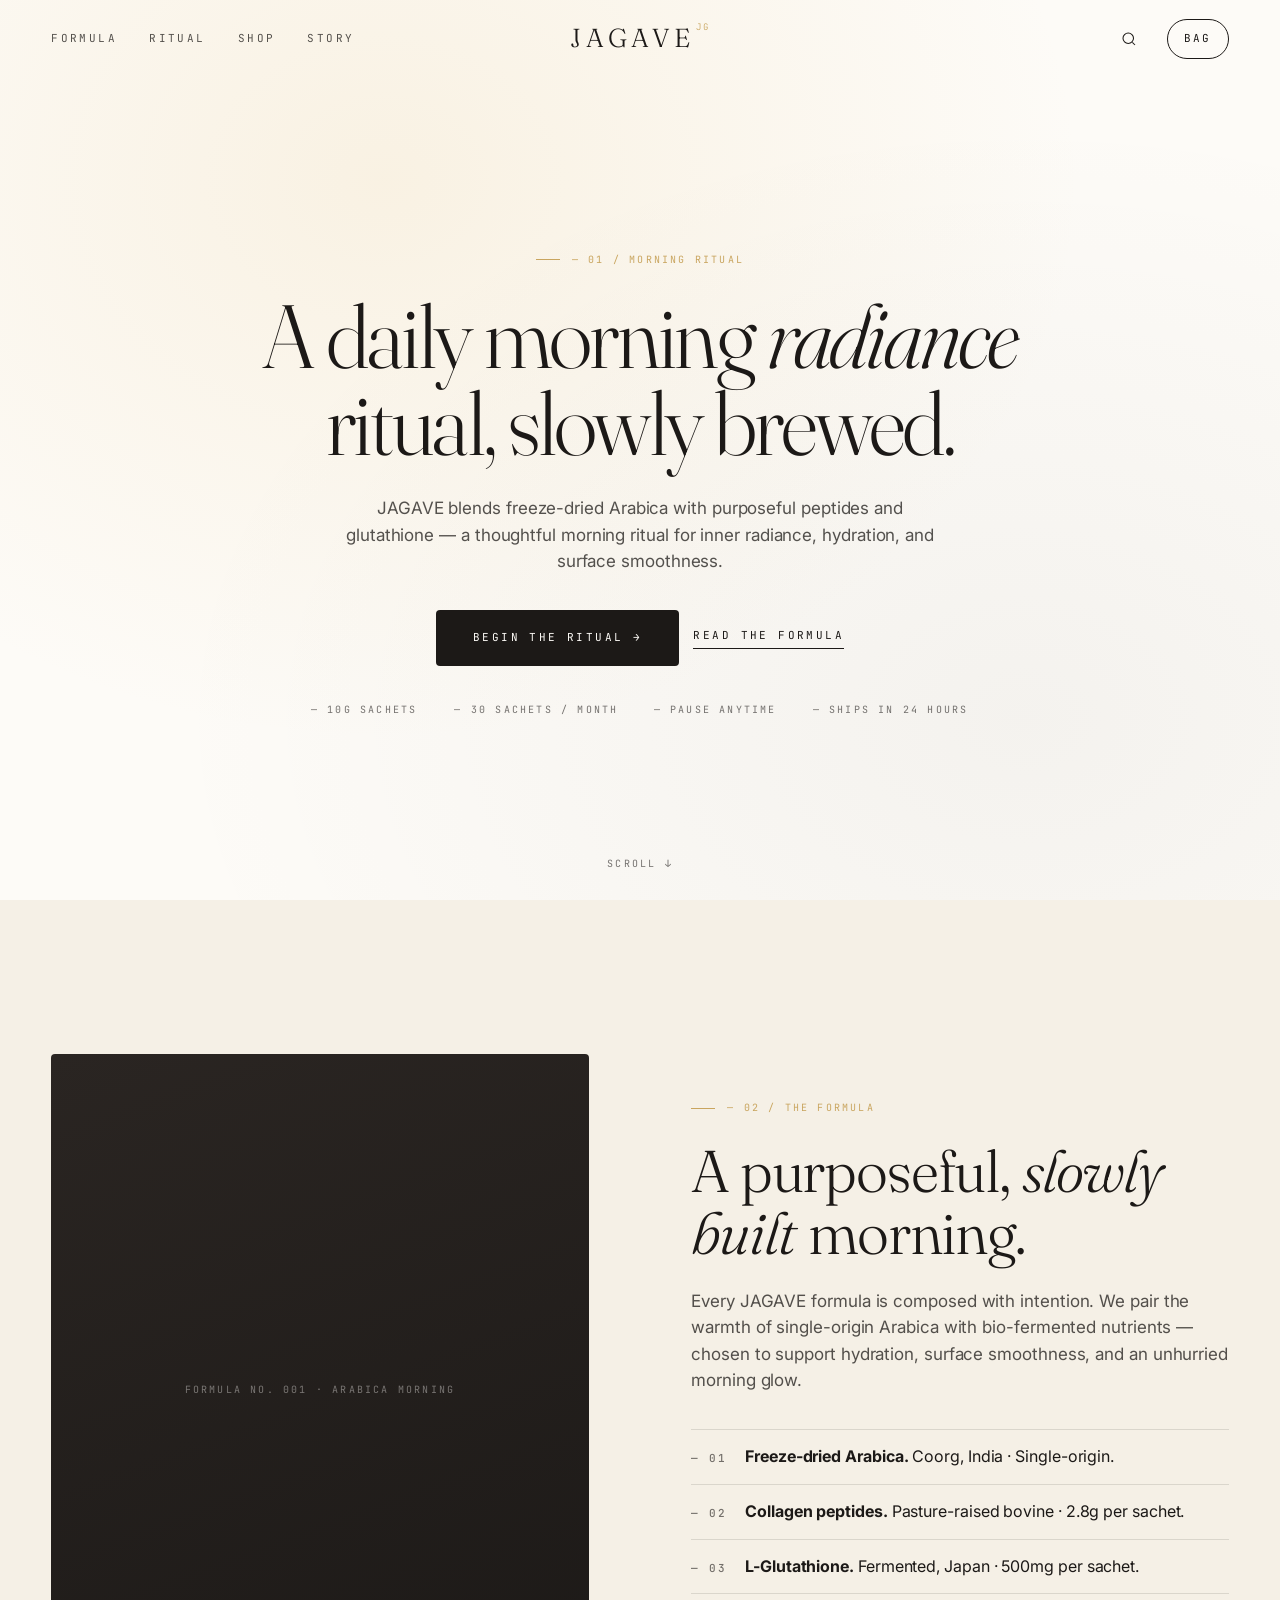
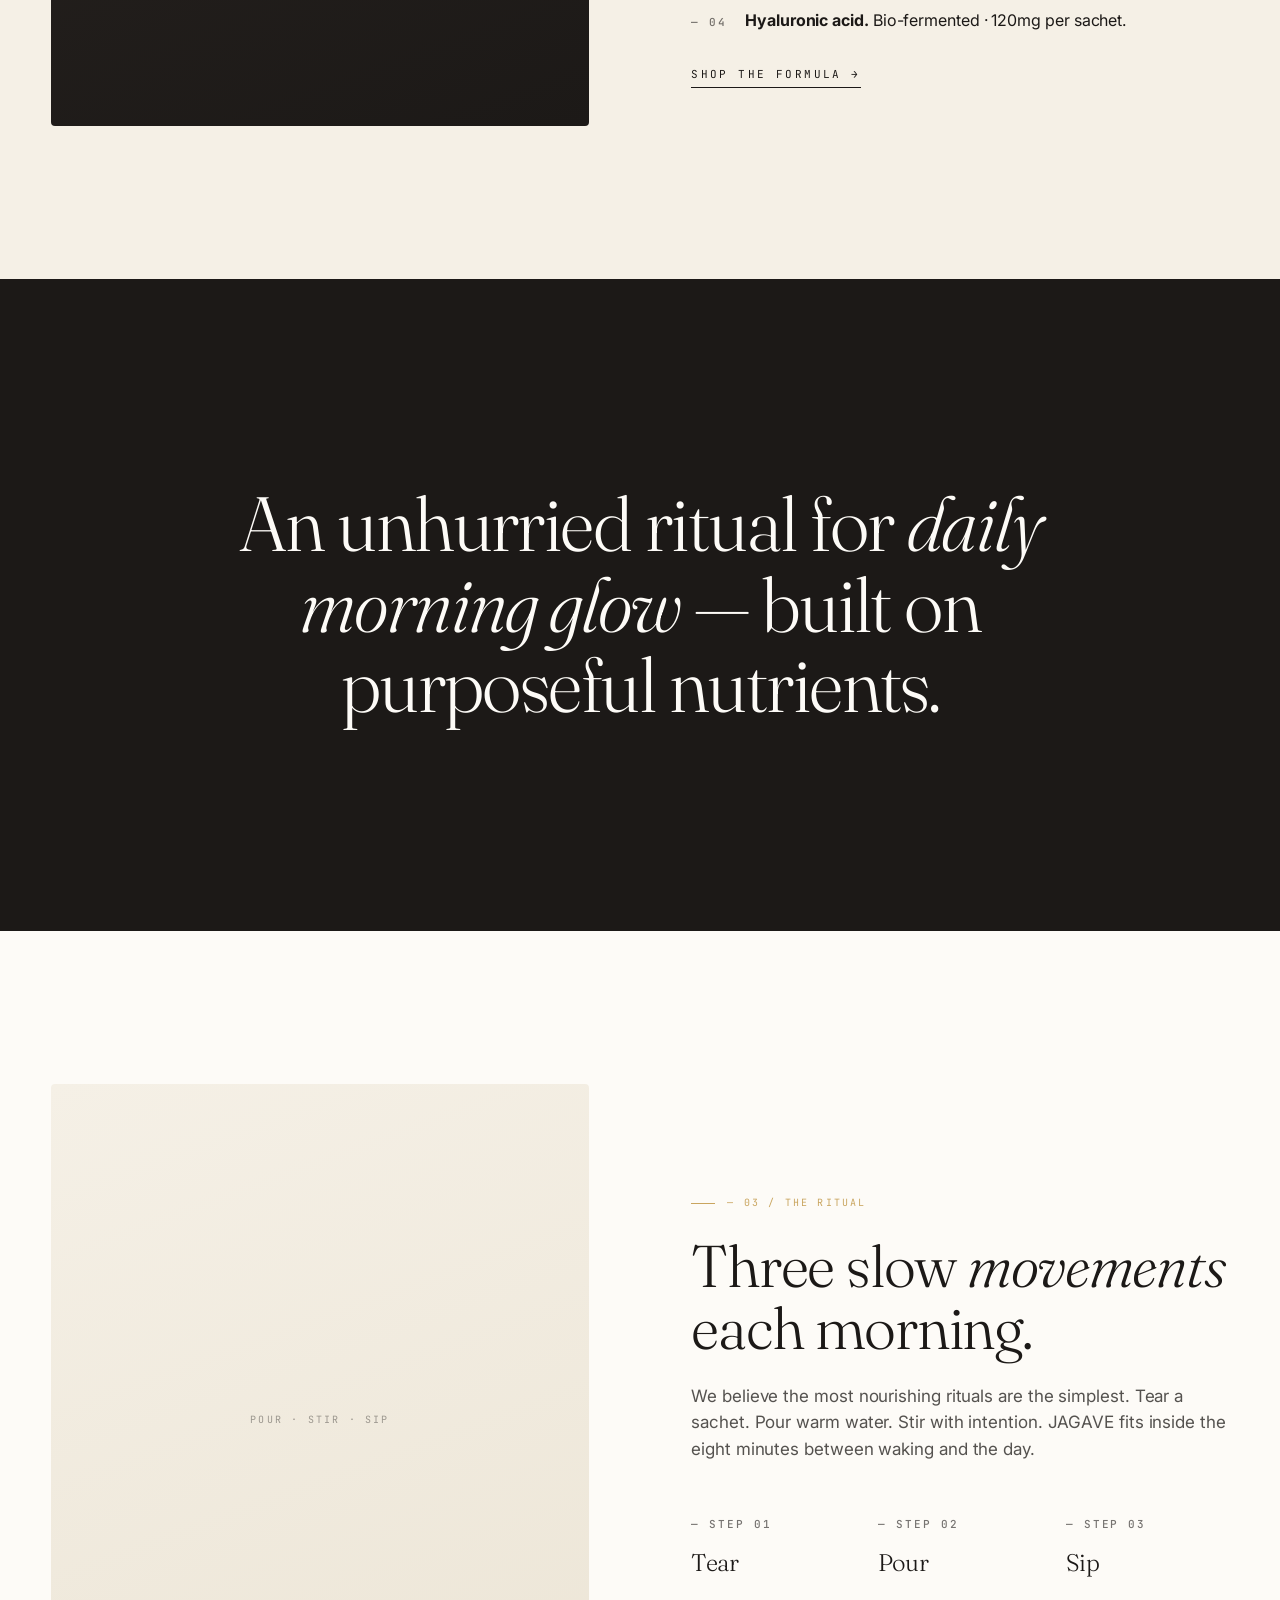
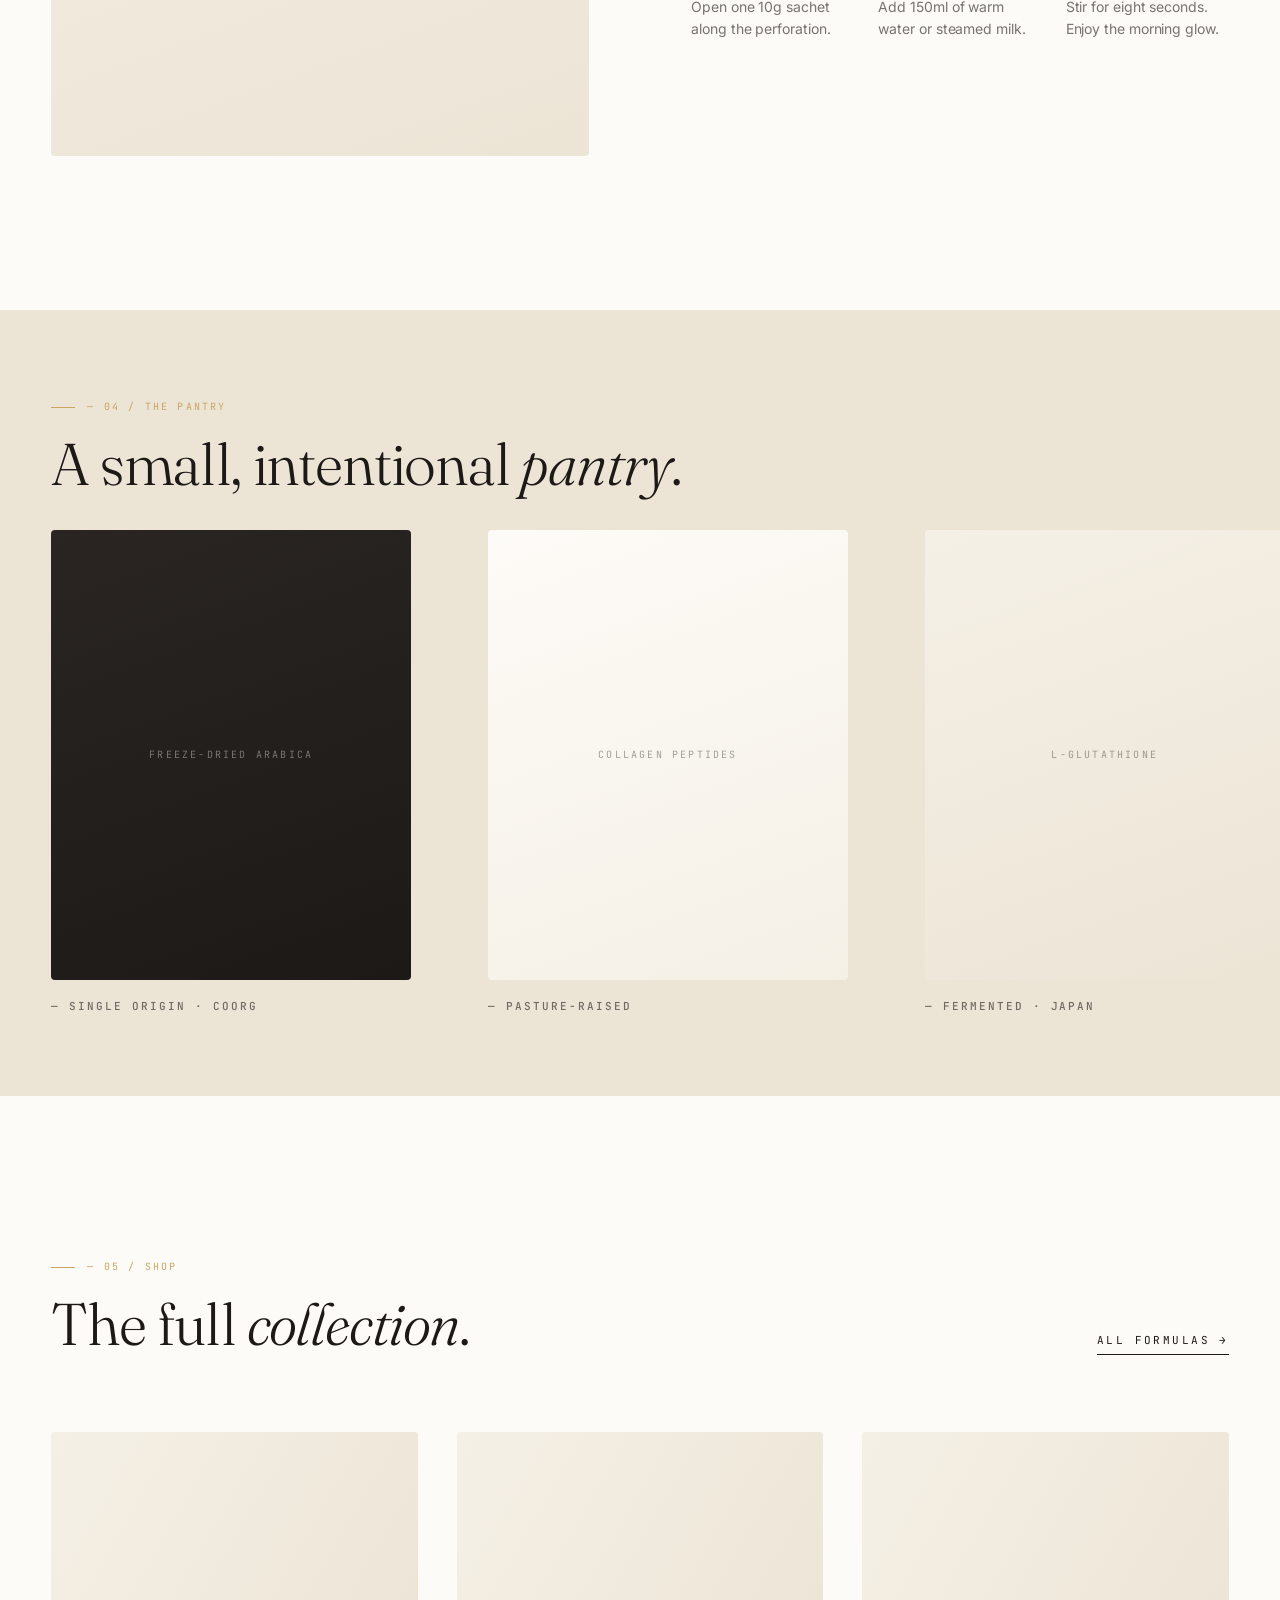
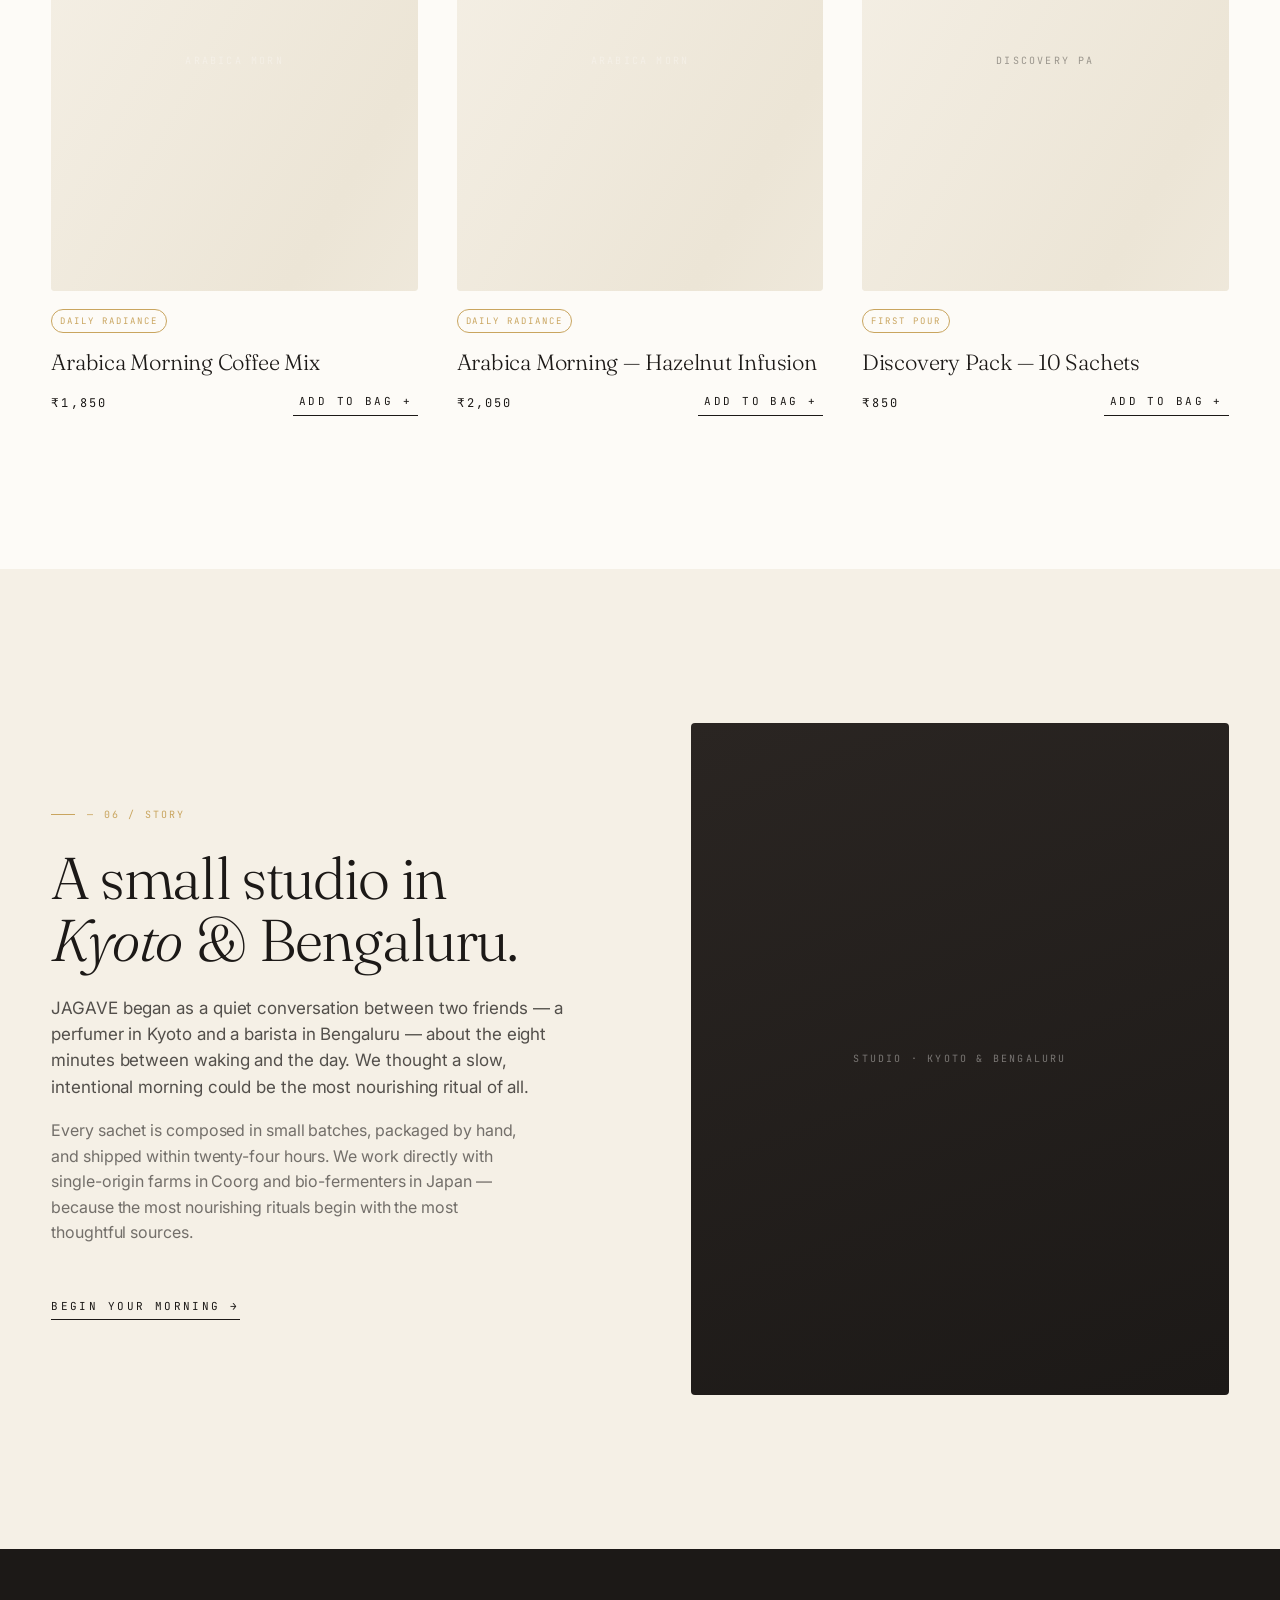
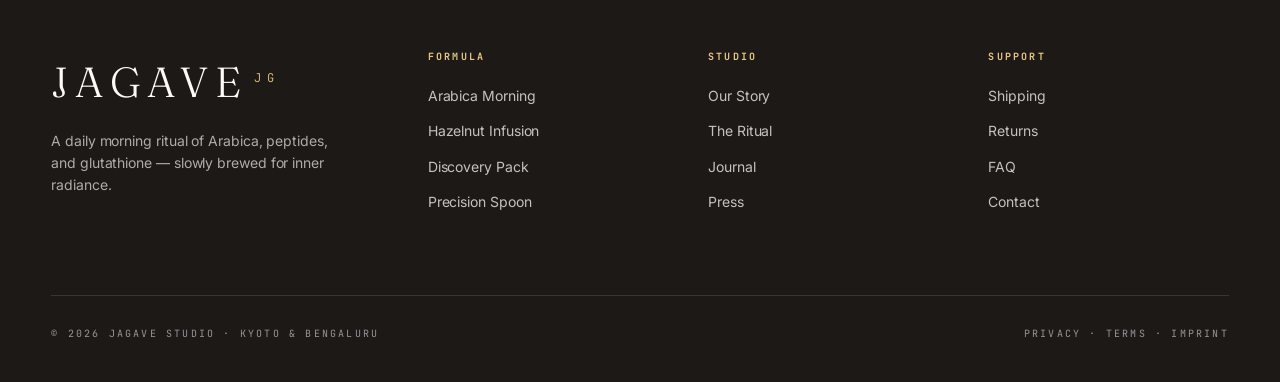
<file: index.html>
<!doctype html>
<html lang="en">
<head>
  <meta charset="utf-8" />
  <meta name="viewport" content="width=device-width, initial-scale=1, viewport-fit=cover" />
  <title>JAGAVE — Daily Morning Radiance</title>
  <meta name="description" content="JAGAVE is a daily morning ritual of Arabica, peptides, and glutathione — crafted for inner radiance, hydration-focused mornings, and a soft, surface-smooth complexion from within." />
  <meta name="theme-color" content="#FDFBF7" />
  <link rel="preconnect" href="https://fonts.googleapis.com" />
  <link rel="preconnect" href="https://fonts.gstatic.com" crossorigin />
  <link rel="stylesheet" href="https://fonts.googleapis.com/css2?family=Fraunces:ital,opsz,wght@0,9..144,300;0,9..144,400;1,9..144,400&family=Inter:wght@300;400;500&family=JetBrains+Mono:wght@400;500&display=swap" />
  <link rel="stylesheet" href="style.css" />
</head>
<body>

  <!-- ===== Header ===== -->
  <header class="site-header" data-header>
    <nav class="nav-links" aria-label="Primary">
      <a href="#formula">Formula</a>
      <a href="#ritual">Ritual</a>
      <a href="shop.html">Shop</a>
      <a href="#story">Story</a>
    </nav>
    <a class="brand" href="index.html">JAGAVE<sup>JG</sup></a>
    <div class="nav-actions">
      <button class="icon-btn" data-open-search aria-label="Search">
        <svg width="18" height="18" viewBox="0 0 24 24" fill="none" stroke="currentColor" stroke-width="1.4"><circle cx="11" cy="11" r="7"/><path d="m20 20-3.5-3.5"/></svg>
      </button>
      <button class="bag-btn" data-open-cart aria-label="Open bag">
        Bag
        <span class="bag-count" data-bag-count style="display:none">0</span>
      </button>
      <button class="icon-btn menu-toggle" aria-label="Menu">
        <svg width="18" height="18" viewBox="0 0 24 24" fill="none" stroke="currentColor" stroke-width="1.4"><path d="M3 6h18M3 12h18M3 18h18"/></svg>
      </button>
    </div>
  </header>

  <!-- ===== Mobile drawer ===== -->
  <div class="mobile-drawer" aria-hidden="true">
    <a href="#formula">Formula</a>
    <a href="#ritual">Ritual</a>
    <a href="shop.html">Shop</a>
    <a href="#story">Story</a>
  </div>

  <main>

    <!-- ===== Hero ===== -->
    <section class="hero">
      <div class="hero__bg" aria-hidden="true"></div>
      <div class="hero__inner">
        <span class="eyebrow reveal">— 01 / Morning Ritual</span>
        <h1 class="h-display hero__title reveal">
          A daily morning <em>radiance</em><br/>
          ritual, slowly brewed.
        </h1>
        <p class="lede hero__lede reveal">
          JAGAVE blends freeze-dried Arabica with purposeful peptides and glutathione —
          a thoughtful morning ritual for inner radiance, hydration, and surface smoothness.
        </p>
        <div class="flex-row reveal" style="justify-content:center">
          <a class="btn btn-primary" style="width:auto;padding:18px 36px" href="shop.html">Begin the ritual →</a>
          <a class="btn-link" href="#formula">Read the formula</a>
        </div>
        <div class="hero__meta reveal">
          <span>— 10g Sachets</span>
          <span>— 30 Sachets / Month</span>
          <span>— Pause Anytime</span>
          <span>— Ships in 24 hours</span>
        </div>
      </div>
      <div class="hero__scroll">Scroll ↓</div>
    </section>

    <!-- ===== Formula split ===== -->
    <section id="formula" class="section-pad bg-cream">
      <div class="wrap split">
        <div class="tile tile--espresso reveal" style="aspect-ratio:4/5">
          <span class="tile__placeholder">Formula No. 001 · Arabica Morning</span>
        </div>
        <div>
          <span class="eyebrow reveal">— 02 / The Formula</span>
          <h2 class="h-section reveal" style="margin-top:24px">A purposeful, <em>slowly built</em> morning.</h2>
          <p class="lede reveal" style="margin-top:24px">
            Every JAGAVE formula is composed with intention. We pair the warmth of single-origin
            Arabica with bio-fermented nutrients — chosen to support hydration, surface smoothness,
            and an unhurried morning glow.
          </p>
          <ul class="reveal" style="margin-top:36px;display:grid;gap:14px">
            <li style="display:flex;gap:18px;align-items:baseline;border-top:1px solid var(--line);padding-top:14px">
              <span class="mono">— 01</span>
              <span><strong>Freeze-dried Arabica.</strong> Coorg, India · Single-origin.</span>
            </li>
            <li style="display:flex;gap:18px;align-items:baseline;border-top:1px solid var(--line);padding-top:14px">
              <span class="mono">— 02</span>
              <span><strong>Collagen peptides.</strong> Pasture-raised bovine · 2.8g per sachet.</span>
            </li>
            <li style="display:flex;gap:18px;align-items:baseline;border-top:1px solid var(--line);padding-top:14px">
              <span class="mono">— 03</span>
              <span><strong>L-Glutathione.</strong> Fermented, Japan · 500mg per sachet.</span>
            </li>
            <li style="display:flex;gap:18px;align-items:baseline;border-top:1px solid var(--line);padding-top:14px">
              <span class="mono">— 04</span>
              <span><strong>Hyaluronic acid.</strong> Bio-fermented · 120mg per sachet.</span>
            </li>
          </ul>
          <a class="btn-link reveal" href="shop.html" style="margin-top:32px;display:inline-block">Shop the formula →</a>
        </div>
      </div>
    </section>

    <!-- ===== Manifesto ===== -->
    <section class="manifesto bg-espresso">
      <h2 class="reveal">An unhurried ritual for <em>daily morning glow</em> — built on purposeful nutrients.</h2>
    </section>

    <!-- ===== Ritual split ===== -->
    <section id="ritual" class="section-pad">
      <div class="wrap split split--reverse">
        <div>
          <span class="eyebrow reveal">— 03 / The Ritual</span>
          <h2 class="h-section reveal" style="margin-top:24px">Three slow <em>movements</em> each morning.</h2>
          <p class="lede reveal" style="margin-top:24px">
            We believe the most nourishing rituals are the simplest. Tear a sachet. Pour warm water.
            Stir with intention. JAGAVE fits inside the eight minutes between waking and the day.
          </p>
          <div class="reveal" style="display:grid;grid-template-columns:repeat(3,1fr);gap:24px;margin-top:48px">
            <div>
              <span class="mono">— Step 01</span>
              <h3 class="serif" style="font-size:24px;margin:8px 0 6px">Tear</h3>
              <p class="dim" style="font-size:14px">Open one 10g sachet along the perforation.</p>
            </div>
            <div>
              <span class="mono">— Step 02</span>
              <h3 class="serif" style="font-size:24px;margin:8px 0 6px">Pour</h3>
              <p class="dim" style="font-size:14px">Add 150ml of warm water or steamed milk.</p>
            </div>
            <div>
              <span class="mono">— Step 03</span>
              <h3 class="serif" style="font-size:24px;margin:8px 0 6px">Sip</h3>
              <p class="dim" style="font-size:14px">Stir for eight seconds. Enjoy the morning glow.</p>
            </div>
          </div>
        </div>
        <div class="tile tile--cream reveal" style="aspect-ratio:4/5">
          <span class="tile__placeholder">Pour · Stir · Sip</span>
        </div>
      </div>
    </section>

    <!-- ===== Track (pinned horizontal) ===== -->
    <section class="track bg-cream-deep">
      <div class="wrap">
        <span class="eyebrow">— 04 / The Pantry</span>
        <h2 class="h-section reveal" style="margin-top:18px;max-width:18ch">A small, intentional <em>pantry</em>.</h2>
      </div>
      <div style="height:2.2em"></div>
      <div data-track-pin class="track__pin">
        <article class="track__item">
          <div class="tile tile--espresso"><span class="tile__placeholder">Freeze-dried Arabica</span></div>
          <div class="mono">— Single Origin · Coorg</div>
        </article>
        <article class="track__item">
          <div class="tile tile--ivory"><span class="tile__placeholder">Collagen Peptides</span></div>
          <div class="mono">— Pasture-raised</div>
        </article>
        <article class="track__item">
          <div class="tile tile--cream"><span class="tile__placeholder">L-Glutathione</span></div>
          <div class="mono">— Fermented · Japan</div>
        </article>
        <article class="track__item">
          <div class="tile tile--espresso"><span class="tile__placeholder">Hyaluronic Acid</span></div>
          <div class="mono">— Bio-fermented</div>
        </article>
        <article class="track__item">
          <div class="tile tile--ivory"><span class="tile__placeholder">Vitamin C</span></div>
          <div class="mono">— Acerola cherry</div>
        </article>
        <article class="track__item">
          <div class="tile tile--cream-deep"><span class="tile__placeholder">Roasted Hazelnut</span></div>
          <div class="mono">— Optional · Piedmont</div>
        </article>
      </div>
    </section>

    <!-- ===== Shop preview ===== -->
    <section id="shop" class="section-pad">
      <div class="wrap">
        <div class="section-head">
          <div>
            <span class="eyebrow">— 05 / Shop</span>
            <h2 class="h-section reveal" style="margin-top:18px">The full <em>collection</em>.</h2>
          </div>
          <a class="btn-link reveal" href="shop.html">All formulas →</a>
        </div>
        <div class="product-grid" data-shop-preview></div>
      </div>
    </section>

    <!-- ===== Story ===== -->
    <section id="story" class="section-pad bg-cream">
      <div class="wrap split">
        <div>
          <span class="eyebrow reveal">— 06 / Story</span>
          <h2 class="h-section reveal" style="margin-top:24px">A small studio in <em>Kyoto</em> &amp; Bengaluru.</h2>
          <p class="lede reveal" style="margin-top:24px">
            JAGAVE began as a quiet conversation between two friends — a perfumer in Kyoto and a
            barista in Bengaluru — about the eight minutes between waking and the day. We thought
            a slow, intentional morning could be the most nourishing ritual of all.
          </p>
          <p class="dim reveal" style="margin-top:18px;max-width:48ch">
            Every sachet is composed in small batches, packaged by hand, and shipped within twenty-four
            hours. We work directly with single-origin farms in Coorg and bio-fermenters in Japan —
            because the most nourishing rituals begin with the most thoughtful sources.
          </p>
          <a class="btn-link reveal" href="shop.html" style="margin-top:36px;display:inline-block">Begin your morning →</a>
        </div>
        <div class="tile tile--espresso reveal" style="aspect-ratio:4/5">
          <span class="tile__placeholder">Studio · Kyoto &amp; Bengaluru</span>
        </div>
      </div>
    </section>

  </main>

  <!-- ===== Footer ===== -->
  <footer class="site-foot">
    <div class="foot-grid">
      <div>
        <div class="foot-brand">JAGAVE<sup style="font-family:var(--font-mono);font-size:12px;color:var(--gold);margin-left:6px">JG</sup></div>
        <p class="foot-tagline">A daily morning ritual of Arabica, peptides, and glutathione — slowly brewed for inner radiance.</p>
      </div>
      <div>
        <h4>Formula</h4>
        <ul>
          <li><a href="#formula">Arabica Morning</a></li>
          <li><a href="shop.html">Hazelnut Infusion</a></li>
          <li><a href="shop.html">Discovery Pack</a></li>
          <li><a href="shop.html">Precision Spoon</a></li>
        </ul>
      </div>
      <div>
        <h4>Studio</h4>
        <ul>
          <li><a href="#story">Our Story</a></li>
          <li><a href="#ritual">The Ritual</a></li>
          <li><a href="#">Journal</a></li>
          <li><a href="#">Press</a></li>
        </ul>
      </div>
      <div>
        <h4>Support</h4>
        <ul>
          <li><a href="#">Shipping</a></li>
          <li><a href="#">Returns</a></li>
          <li><a href="#">FAQ</a></li>
          <li><a href="#">Contact</a></li>
        </ul>
      </div>
    </div>
    <div class="foot-legal">
      <span>© 2026 JAGAVE Studio · Kyoto &amp; Bengaluru</span>
      <span>Privacy · Terms · Imprint</span>
    </div>
  </footer>

  <!-- ===== Search overlay ===== -->
  <div class="search-overlay" aria-hidden="true">
    <div class="search-overlay__inner">
      <div class="search-overlay__top">
        <span class="mono">— Search the studio</span>
        <button class="icon-btn search-overlay__close" aria-label="Close search">
          <svg width="18" height="18" viewBox="0 0 24 24" fill="none" stroke="currentColor" stroke-width="1.4"><path d="M6 6l12 12M18 6 6 18"/></svg>
        </button>
      </div>
      <input class="search-overlay__input" type="search" placeholder="What are you searching for?" />
      <div class="search-overlay__hints">
        <a href="#">Arabica</a>
        <a href="#">Hazelnut</a>
        <a href="#">Discovery</a>
        <a href="#">Subscription</a>
        <a href="#">Spoon</a>
      </div>
      <div class="search-overlay__results"></div>
    </div>
  </div>

  <!-- ===== Cart drawer ===== -->
  <div class="drawer-backdrop" aria-hidden="true"></div>
  <aside class="drawer" aria-label="Your bag">
    <div class="drawer__head">
      <h3>Your Bag (<span data-bag-count>0</span> items)</h3>
      <button class="drawer__close" aria-label="Close bag">
        <svg width="14" height="14" viewBox="0 0 24 24" fill="none" stroke="currentColor" stroke-width="1.6"><path d="M6 6l12 12M18 6 6 18"/></svg>
      </button>
    </div>
    <div class="drawer__body">
      <div class="drawer__items"></div>
      <p class="drawer__empty" style="display:none">Your bag is empty — begin the morning ritual.</p>
      <div class="progress">
        <span class="progress__label">Add ₹0 more for Complimentary Express Shipping</span>
        <div class="progress__bar"><div class="progress__fill" style="width:0%"></div></div>
      </div>
    </div>
    <div class="drawer__foot">
      <div class="drawer__row"><span>Subtotal</span><span class="drawer__subtotal">₹0</span></div>
      <div class="drawer__row"><span>Total</span><span class="drawer__total">₹0</span></div>
      <button class="btn btn-primary" data-checkout>Proceed to Checkout →</button>
      <span class="drawer__subnote">Taxes &amp; shipping calculated at checkout</span>
    </div>
  </aside>

  <script src="script.js"></script>
</body>
</html>
</file>
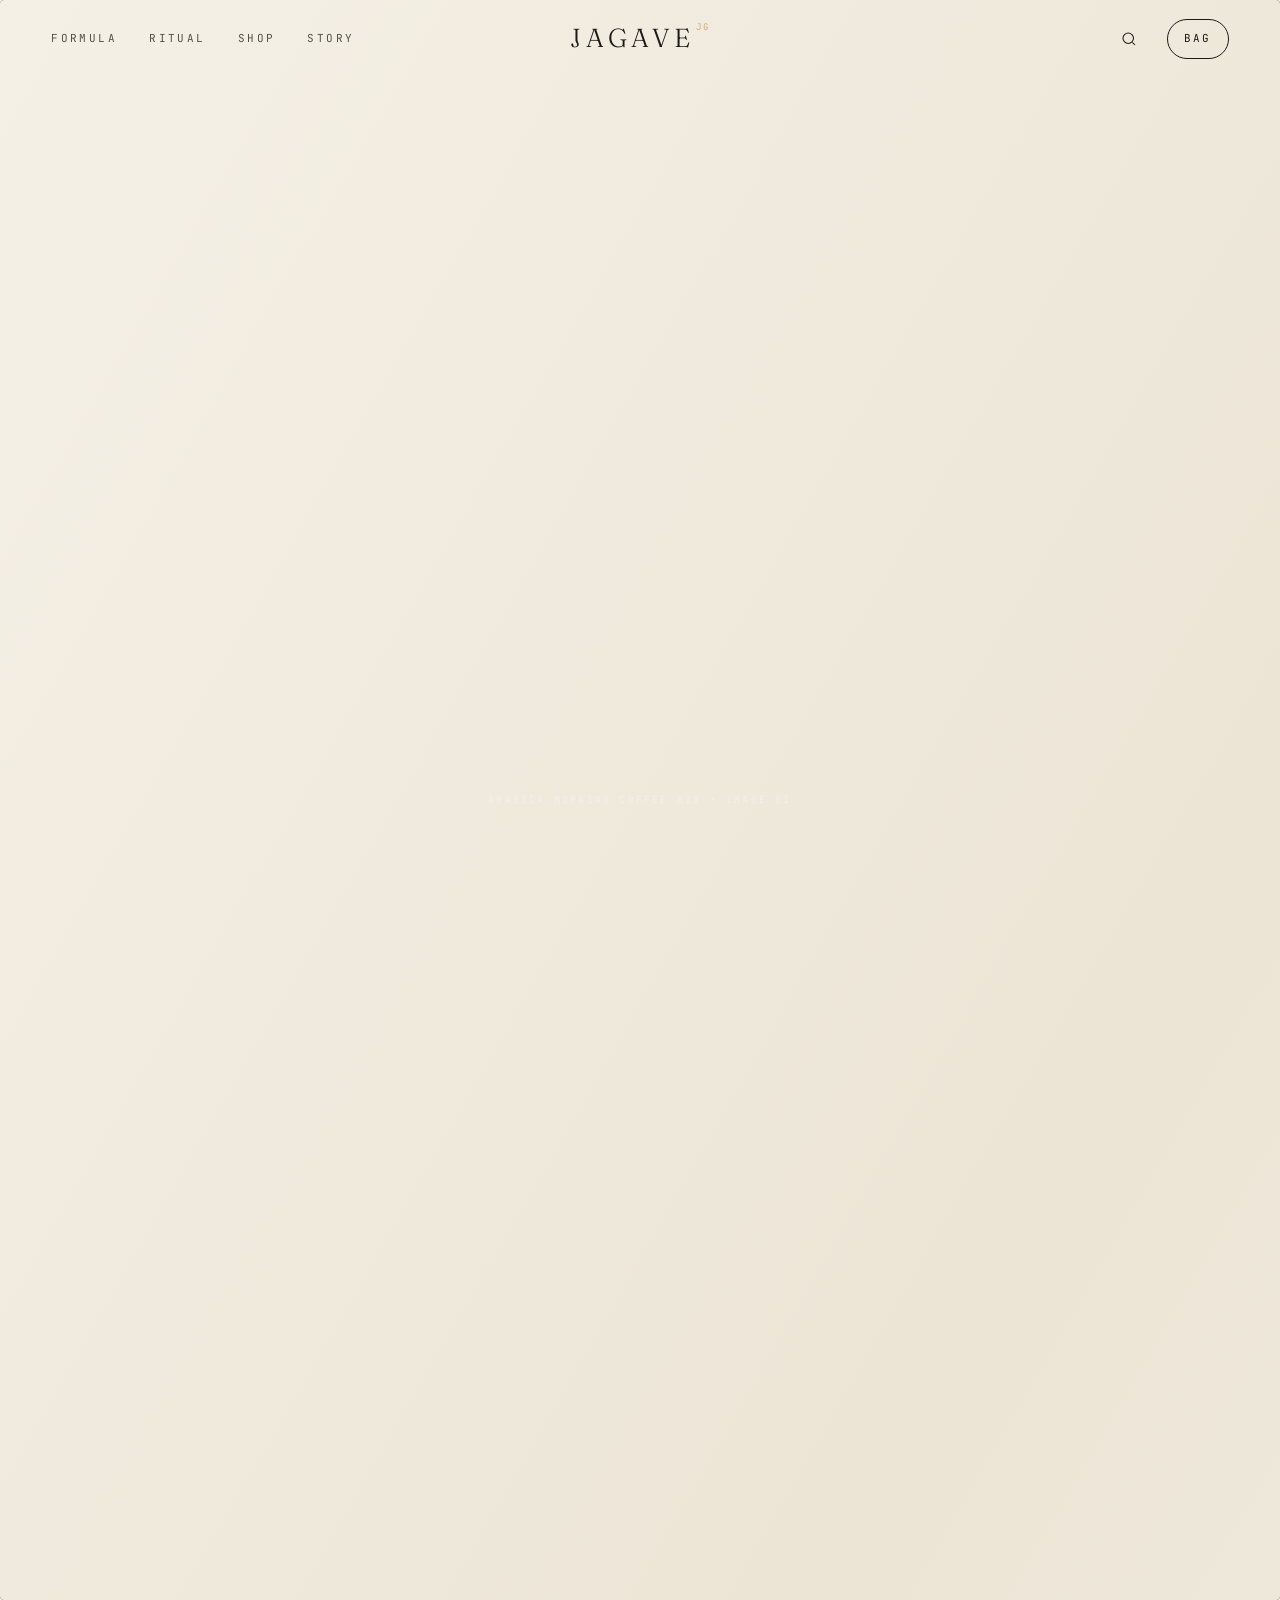
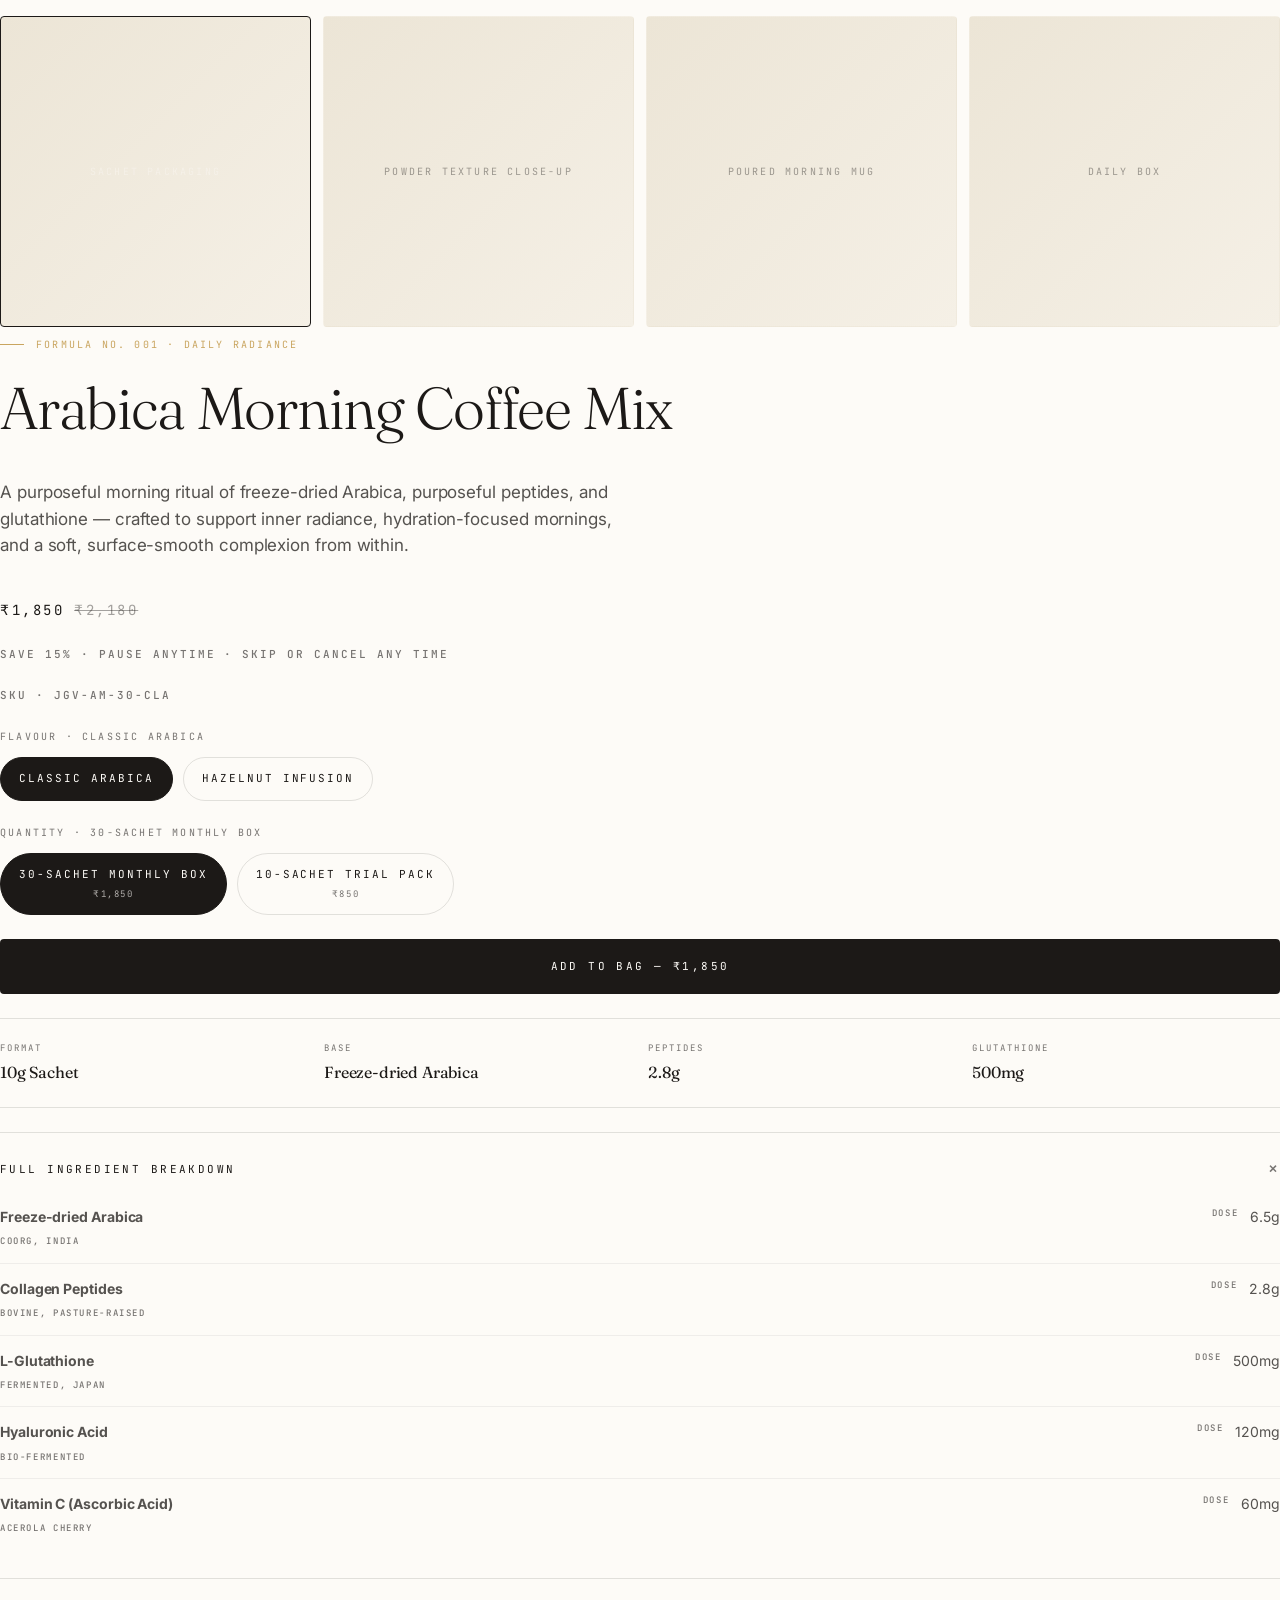
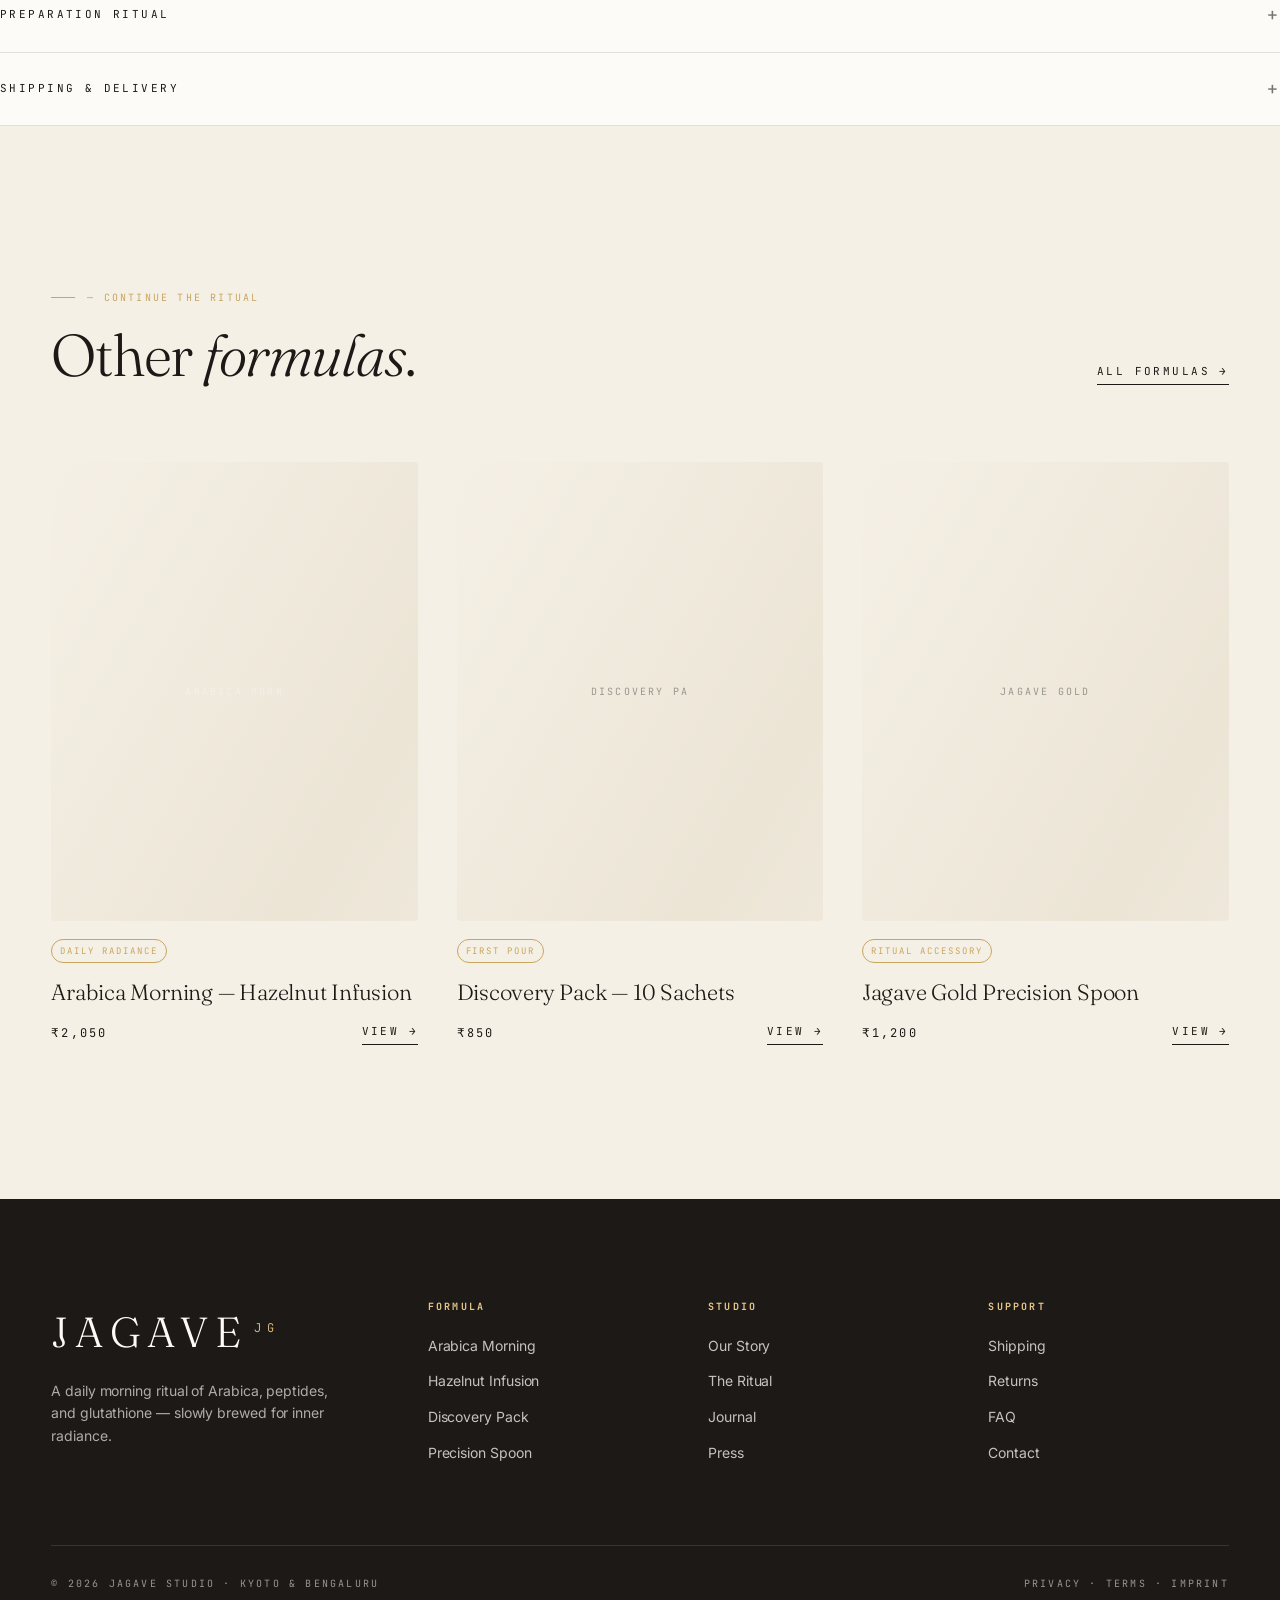
<file: product.html>
<!doctype html>
<html lang="en">
<head>
  <meta charset="utf-8" />
  <meta name="viewport" content="width=device-width, initial-scale=1, viewport-fit=cover" />
  <title>Formula — JAGAVE</title>
  <meta name="description" content="A daily morning ritual of freeze-dried Arabica, purposeful peptides, and glutathione — composed for inner radiance and an unhurried start to the day." />
  <meta name="theme-color" content="#FDFBF7" />
  <link rel="preconnect" href="https://fonts.googleapis.com" />
  <link rel="preconnect" href="https://fonts.gstatic.com" crossorigin />
  <link rel="stylesheet" href="https://fonts.googleapis.com/css2?family=Fraunces:ital,opsz,wght@0,9..144,300;0,9..144,400;1,9..144,400&family=Inter:wght@300;400;500&family=JetBrains+Mono:wght@400;500&display=swap" />
  <link rel="stylesheet" href="style.css" />
</head>
<body>

  <!-- ===== Header ===== -->
  <header class="site-header" data-header>
    <nav class="nav-links" aria-label="Primary">
      <a href="index.html#formula">Formula</a>
      <a href="index.html#ritual">Ritual</a>
      <a href="shop.html">Shop</a>
      <a href="index.html#story">Story</a>
    </nav>
    <a class="brand" href="index.html">JAGAVE<sup>JG</sup></a>
    <div class="nav-actions">
      <button class="icon-btn" data-open-search aria-label="Search">
        <svg width="18" height="18" viewBox="0 0 24 24" fill="none" stroke="currentColor" stroke-width="1.4"><circle cx="11" cy="11" r="7"/><path d="m20 20-3.5-3.5"/></svg>
      </button>
      <button class="bag-btn" data-open-cart aria-label="Open bag">
        Bag
        <span class="bag-count" data-bag-count style="display:none">0</span>
      </button>
      <button class="icon-btn menu-toggle" aria-label="Menu">
        <svg width="18" height="18" viewBox="0 0 24 24" fill="none" stroke="currentColor" stroke-width="1.4"><path d="M3 6h18M3 12h18M3 18h18"/></svg>
      </button>
    </div>
  </header>

  <!-- ===== Mobile drawer ===== -->
  <div class="mobile-drawer" aria-hidden="true">
    <a href="index.html#formula">Formula</a>
    <a href="index.html#ritual">Ritual</a>
    <a href="shop.html">Shop</a>
    <a href="index.html#story">Story</a>
  </div>

  <main>
    <!-- ===== PDP container (rendered by script.js) ===== -->
    <article data-pdp></article>

    <!-- ===== Related products ===== -->
    <section class="section-pad bg-cream">
      <div class="wrap">
        <div class="section-head">
          <div>
            <span class="eyebrow">— Continue the Ritual</span>
            <h2 class="h-section reveal" style="margin-top:18px">Other <em>formulas</em>.</h2>
          </div>
          <a class="btn-link reveal" href="shop.html">All formulas →</a>
        </div>
        <div class="product-grid" data-related></div>
      </div>
    </section>
  </main>

  <!-- ===== Footer ===== -->
  <footer class="site-foot">
    <div class="foot-grid">
      <div>
        <div class="foot-brand">JAGAVE<sup style="font-family:var(--font-mono);font-size:12px;color:var(--gold);margin-left:6px">JG</sup></div>
        <p class="foot-tagline">A daily morning ritual of Arabica, peptides, and glutathione — slowly brewed for inner radiance.</p>
      </div>
      <div>
        <h4>Formula</h4>
        <ul>
          <li><a href="product.html?handle=arabica-morning-30">Arabica Morning</a></li>
          <li><a href="product.html?handle=arabica-morning-30-hazelnut">Hazelnut Infusion</a></li>
          <li><a href="product.html?handle=discovery-pack-10">Discovery Pack</a></li>
          <li><a href="product.html?handle=jagave-precision-spoon">Precision Spoon</a></li>
        </ul>
      </div>
      <div>
        <h4>Studio</h4>
        <ul>
          <li><a href="index.html#story">Our Story</a></li>
          <li><a href="index.html#ritual">The Ritual</a></li>
          <li><a href="#">Journal</a></li>
          <li><a href="#">Press</a></li>
        </ul>
      </div>
      <div>
        <h4>Support</h4>
        <ul>
          <li><a href="#">Shipping</a></li>
          <li><a href="#">Returns</a></li>
          <li><a href="#">FAQ</a></li>
          <li><a href="#">Contact</a></li>
        </ul>
      </div>
    </div>
    <div class="foot-legal">
      <span>© 2026 JAGAVE Studio · Kyoto &amp; Bengaluru</span>
      <span>Privacy · Terms · Imprint</span>
    </div>
  </footer>

  <!-- ===== Search overlay ===== -->
  <div class="search-overlay" aria-hidden="true">
    <div class="search-overlay__inner">
      <div class="search-overlay__top">
        <span class="mono">— Search the studio</span>
        <button class="icon-btn search-overlay__close" aria-label="Close search">
          <svg width="18" height="18" viewBox="0 0 24 24" fill="none" stroke="currentColor" stroke-width="1.4"><path d="M6 6l12 12M18 6 6 18"/></svg>
        </button>
      </div>
      <input class="search-overlay__input" type="search" placeholder="What are you searching for?" />
      <div class="search-overlay__hints">
        <a href="#">Arabica</a>
        <a href="#">Hazelnut</a>
        <a href="#">Discovery</a>
        <a href="#">Subscription</a>
        <a href="#">Spoon</a>
      </div>
      <div class="search-overlay__results"></div>
    </div>
  </div>

  <!-- ===== Cart drawer ===== -->
  <div class="drawer-backdrop" aria-hidden="true"></div>
  <aside class="drawer" aria-label="Your bag">
    <div class="drawer__head">
      <h3>Your Bag (<span data-bag-count>0</span> items)</h3>
      <button class="drawer__close" aria-label="Close bag">
        <svg width="14" height="14" viewBox="0 0 24 24" fill="none" stroke="currentColor" stroke-width="1.6"><path d="M6 6l12 12M18 6 6 18"/></svg>
      </button>
    </div>
    <div class="drawer__body">
      <div class="drawer__items"></div>
      <p class="drawer__empty" style="display:none">Your bag is empty — begin the morning ritual.</p>
      <div class="progress">
        <span class="progress__label">Add ₹0 more for Complimentary Express Shipping</span>
        <div class="progress__bar"><div class="progress__fill" style="width:0%"></div></div>
      </div>
    </div>
    <div class="drawer__foot">
      <div class="drawer__row"><span>Subtotal</span><span class="drawer__subtotal">₹0</span></div>
      <div class="drawer__row"><span>Total</span><span class="drawer__total">₹0</span></div>
      <button class="btn btn-primary" data-checkout>Proceed to Checkout →</button>
      <span class="drawer__subnote">Taxes &amp; shipping calculated at checkout</span>
    </div>
  </aside>

  <script src="script.js"></script>
</body>
</html>
</file>
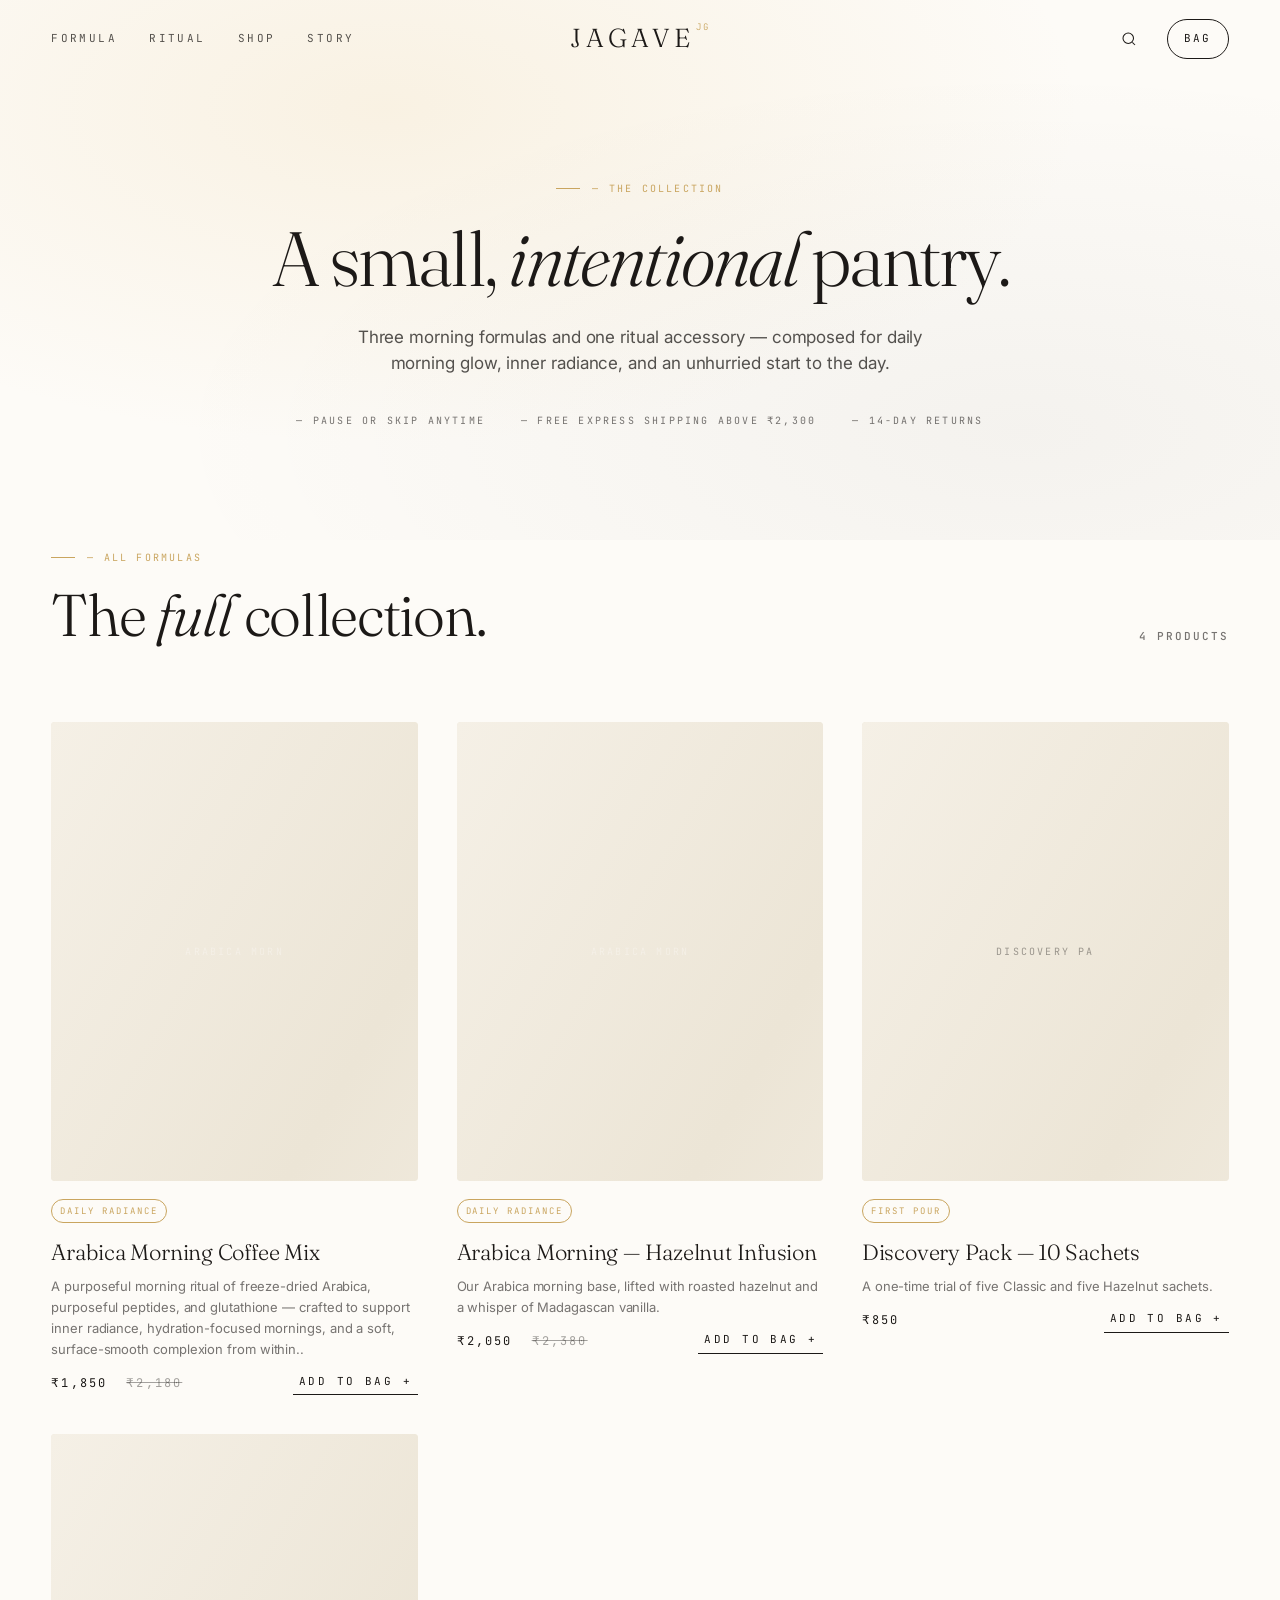
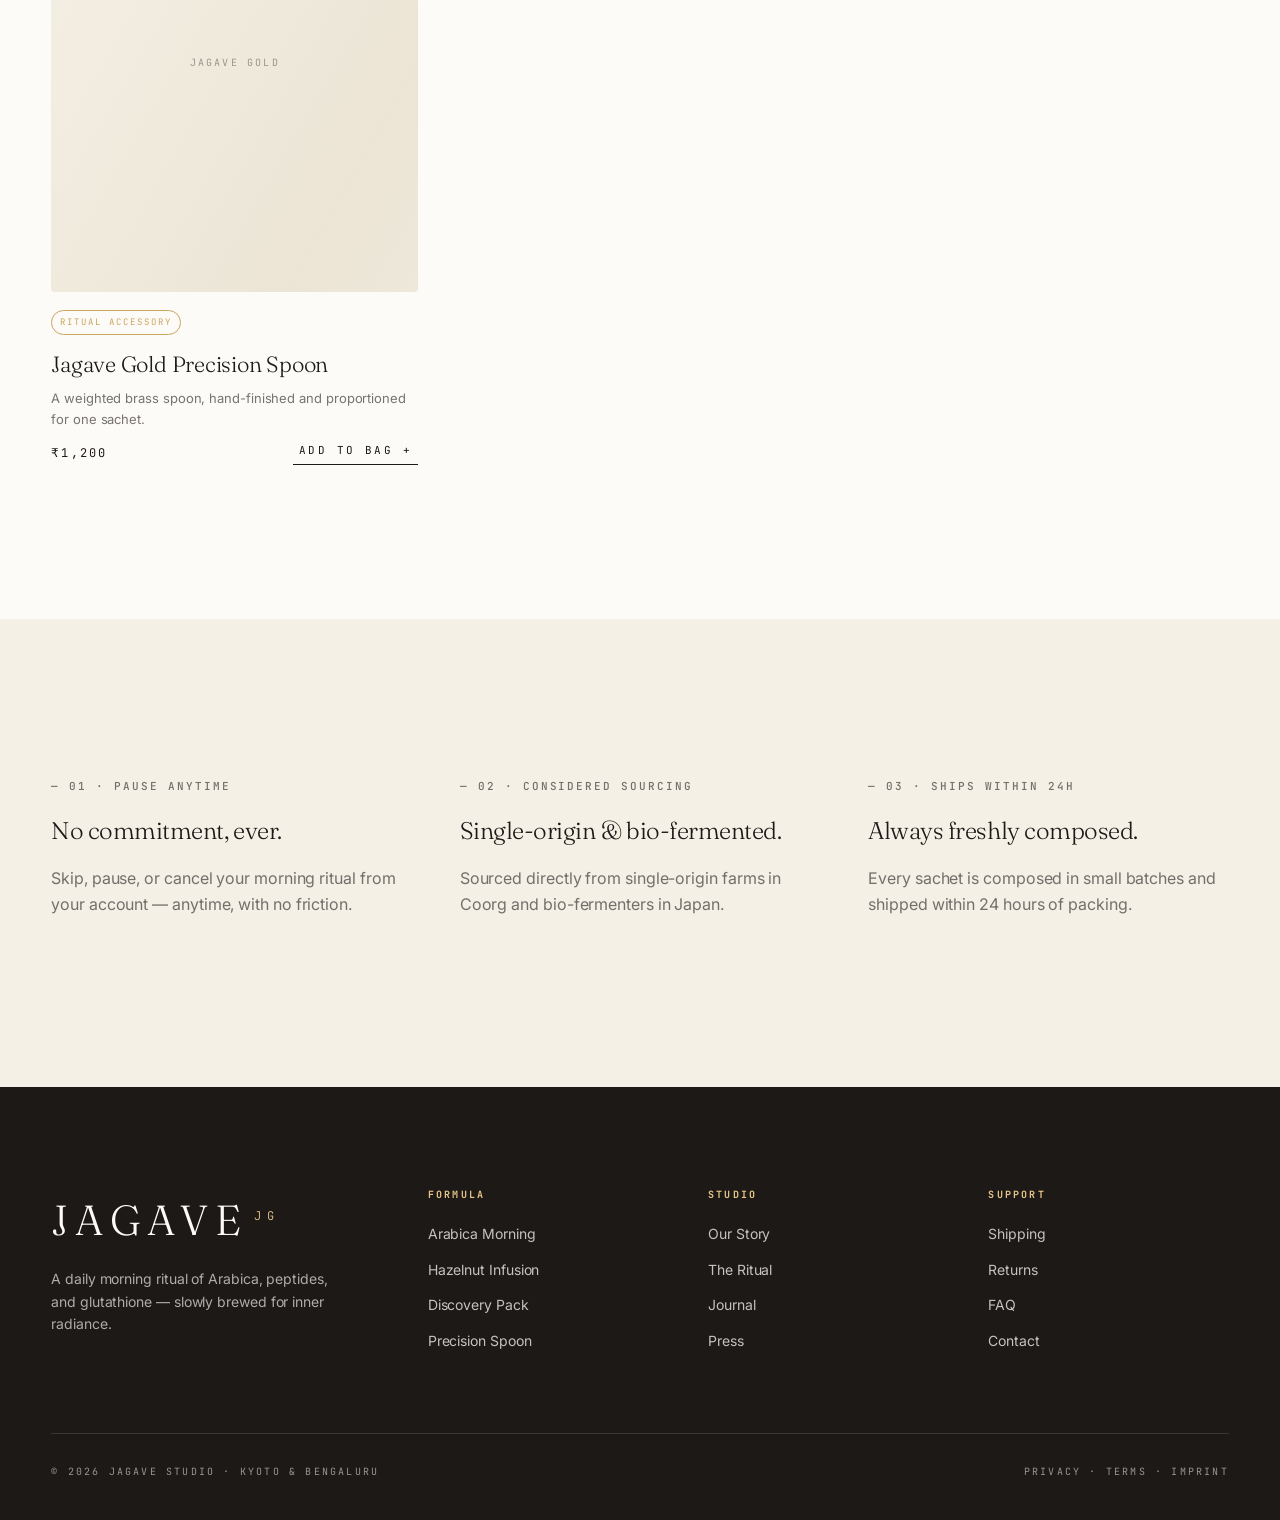
<file: shop.html>
<!doctype html>
<html lang="en">
<head>
  <meta charset="utf-8" />
  <meta name="viewport" content="width=device-width, initial-scale=1, viewport-fit=cover" />
  <title>Shop — JAGAVE</title>
  <meta name="description" content="The full JAGAVE collection: daily morning formulas, hazelnut infusions, discovery packs, and ritual accessories." />
  <meta name="theme-color" content="#FDFBF7" />
  <link rel="preconnect" href="https://fonts.googleapis.com" />
  <link rel="preconnect" href="https://fonts.gstatic.com" crossorigin />
  <link rel="stylesheet" href="https://fonts.googleapis.com/css2?family=Fraunces:ital,opsz,wght@0,9..144,300;0,9..144,400;1,9..144,400&family=Inter:wght@300;400;500&family=JetBrains+Mono:wght@400;500&display=swap" />
  <link rel="stylesheet" href="style.css" />
</head>
<body>

  <!-- ===== Header ===== -->
  <header class="site-header" data-header>
    <nav class="nav-links" aria-label="Primary">
      <a href="index.html#formula">Formula</a>
      <a href="index.html#ritual">Ritual</a>
      <a href="shop.html">Shop</a>
      <a href="index.html#story">Story</a>
    </nav>
    <a class="brand" href="index.html">JAGAVE<sup>JG</sup></a>
    <div class="nav-actions">
      <button class="icon-btn" data-open-search aria-label="Search">
        <svg width="18" height="18" viewBox="0 0 24 24" fill="none" stroke="currentColor" stroke-width="1.4"><circle cx="11" cy="11" r="7"/><path d="m20 20-3.5-3.5"/></svg>
      </button>
      <button class="bag-btn" data-open-cart aria-label="Open bag">
        Bag
        <span class="bag-count" data-bag-count style="display:none">0</span>
      </button>
      <button class="icon-btn menu-toggle" aria-label="Menu">
        <svg width="18" height="18" viewBox="0 0 24 24" fill="none" stroke="currentColor" stroke-width="1.4"><path d="M3 6h18M3 12h18M3 18h18"/></svg>
      </button>
    </div>
  </header>

  <!-- ===== Mobile drawer ===== -->
  <div class="mobile-drawer" aria-hidden="true">
    <a href="index.html#formula">Formula</a>
    <a href="index.html#ritual">Ritual</a>
    <a href="shop.html">Shop</a>
    <a href="index.html#story">Story</a>
  </div>

  <main>
    <!-- ===== Shop hero ===== -->
    <section class="hero" style="min-height:60vh;padding-top:140px">
      <div class="hero__bg" aria-hidden="true"></div>
      <div class="hero__inner">
        <span class="eyebrow reveal">— The Collection</span>
        <h1 class="h-display hero__title reveal" style="font-size:clamp(40px,6vw,84px)">
          A small, <em>intentional</em> pantry.
        </h1>
        <p class="lede hero__lede reveal">
          Three morning formulas and one ritual accessory — composed for daily morning glow,
          inner radiance, and an unhurried start to the day.
        </p>
        <div class="hero__meta reveal">
          <span>— Pause or skip anytime</span>
          <span>— Free express shipping above ₹2,300</span>
          <span>— 14-day returns</span>
        </div>
      </div>
    </section>

    <!-- ===== PLP Grid ===== -->
    <section class="section-pad" style="padding-top:0">
      <div class="wrap">
        <div class="section-head">
          <div>
            <span class="eyebrow">— All Formulas</span>
            <h2 class="h-section reveal" style="margin-top:18px">The <em>full</em> collection.</h2>
          </div>
          <div class="mono reveal">4 Products</div>
        </div>
        <div class="product-grid" data-plp-grid></div>
      </div>
    </section>

    <!-- ===== Promise strip ===== -->
    <section class="section-pad bg-cream">
      <div class="wrap" style="display:grid;grid-template-columns:repeat(3,1fr);gap:48px">
        <div class="reveal">
          <span class="mono">— 01 · Pause Anytime</span>
          <h3 class="serif" style="font-size:24px;margin:14px 0 8px">No commitment, ever.</h3>
          <p class="dim">Skip, pause, or cancel your morning ritual from your account — anytime, with no friction.</p>
        </div>
        <div class="reveal">
          <span class="mono">— 02 · Considered Sourcing</span>
          <h3 class="serif" style="font-size:24px;margin:14px 0 8px">Single-origin &amp; bio-fermented.</h3>
          <p class="dim">Sourced directly from single-origin farms in Coorg and bio-fermenters in Japan.</p>
        </div>
        <div class="reveal">
          <span class="mono">— 03 · Ships Within 24h</span>
          <h3 class="serif" style="font-size:24px;margin:14px 0 8px">Always freshly composed.</h3>
          <p class="dim">Every sachet is composed in small batches and shipped within 24 hours of packing.</p>
        </div>
      </div>
    </section>
  </main>

  <!-- ===== Footer ===== -->
  <footer class="site-foot">
    <div class="foot-grid">
      <div>
        <div class="foot-brand">JAGAVE<sup style="font-family:var(--font-mono);font-size:12px;color:var(--gold);margin-left:6px">JG</sup></div>
        <p class="foot-tagline">A daily morning ritual of Arabica, peptides, and glutathione — slowly brewed for inner radiance.</p>
      </div>
      <div>
        <h4>Formula</h4>
        <ul>
          <li><a href="product.html?handle=arabica-morning-30">Arabica Morning</a></li>
          <li><a href="product.html?handle=arabica-morning-30-hazelnut">Hazelnut Infusion</a></li>
          <li><a href="product.html?handle=discovery-pack-10">Discovery Pack</a></li>
          <li><a href="product.html?handle=jagave-precision-spoon">Precision Spoon</a></li>
        </ul>
      </div>
      <div>
        <h4>Studio</h4>
        <ul>
          <li><a href="index.html#story">Our Story</a></li>
          <li><a href="index.html#ritual">The Ritual</a></li>
          <li><a href="#">Journal</a></li>
          <li><a href="#">Press</a></li>
        </ul>
      </div>
      <div>
        <h4>Support</h4>
        <ul>
          <li><a href="#">Shipping</a></li>
          <li><a href="#">Returns</a></li>
          <li><a href="#">FAQ</a></li>
          <li><a href="#">Contact</a></li>
        </ul>
      </div>
    </div>
    <div class="foot-legal">
      <span>© 2026 JAGAVE Studio · Kyoto &amp; Bengaluru</span>
      <span>Privacy · Terms · Imprint</span>
    </div>
  </footer>

  <!-- ===== Search overlay ===== -->
  <div class="search-overlay" aria-hidden="true">
    <div class="search-overlay__inner">
      <div class="search-overlay__top">
        <span class="mono">— Search the studio</span>
        <button class="icon-btn search-overlay__close" aria-label="Close search">
          <svg width="18" height="18" viewBox="0 0 24 24" fill="none" stroke="currentColor" stroke-width="1.4"><path d="M6 6l12 12M18 6 6 18"/></svg>
        </button>
      </div>
      <input class="search-overlay__input" type="search" placeholder="What are you searching for?" />
      <div class="search-overlay__hints">
        <a href="#">Arabica</a>
        <a href="#">Hazelnut</a>
        <a href="#">Discovery</a>
        <a href="#">Subscription</a>
        <a href="#">Spoon</a>
      </div>
      <div class="search-overlay__results"></div>
    </div>
  </div>

  <!-- ===== Cart drawer ===== -->
  <div class="drawer-backdrop" aria-hidden="true"></div>
  <aside class="drawer" aria-label="Your bag">
    <div class="drawer__head">
      <h3>Your Bag (<span data-bag-count>0</span> items)</h3>
      <button class="drawer__close" aria-label="Close bag">
        <svg width="14" height="14" viewBox="0 0 24 24" fill="none" stroke="currentColor" stroke-width="1.6"><path d="M6 6l12 12M18 6 6 18"/></svg>
      </button>
    </div>
    <div class="drawer__body">
      <div class="drawer__items"></div>
      <p class="drawer__empty" style="display:none">Your bag is empty — begin the morning ritual.</p>
      <div class="progress">
        <span class="progress__label">Add ₹0 more for Complimentary Express Shipping</span>
        <div class="progress__bar"><div class="progress__fill" style="width:0%"></div></div>
      </div>
    </div>
    <div class="drawer__foot">
      <div class="drawer__row"><span>Subtotal</span><span class="drawer__subtotal">₹0</span></div>
      <div class="drawer__row"><span>Total</span><span class="drawer__total">₹0</span></div>
      <button class="btn btn-primary" data-checkout>Proceed to Checkout →</button>
      <span class="drawer__subnote">Taxes &amp; shipping calculated at checkout</span>
    </div>
  </aside>

  <script src="script.js"></script>
</body>
</html>
</file>
<file: style.css>
/* ==========================================================================
   JAGAVE — E-Commerce Store Frontend
   Design tokens: editorial wellness magazine meets luxury Japanese café
   ========================================================================== */

:root {
  /* Color palette */
  --ivory: #FDFBF7;
  --cream: #F5F0E6;
  --cream-deep: #ECE5D6;
  --espresso: #1C1917;
  --espresso-75: rgba(28, 25, 23, 0.75);
  --espresso-60: rgba(28, 25, 23, 0.60);
  --espresso-40: rgba(28, 25, 23, 0.40);
  --espresso-10: rgba(28, 25, 23, 0.10);
  --gold: #E6C687;
  --gold-deep: #C9A55F;
  --gold-soft: rgba(230, 198, 135, 0.25);
  --line: rgba(28, 25, 23, 0.12);
  --line-soft: rgba(28, 25, 23, 0.06);

  /* Type stacks */
  --font-serif: "Fraunces", "Times New Roman", Georgia, serif;
  --font-sans: "Inter", -apple-system, BlinkMacSystemFont, "Segoe UI", Roboto, sans-serif;
  --font-mono: "JetBrains Mono", "SF Mono", Menlo, Consolas, monospace;

  /* Geometry */
  --max-w: 1400px;
  --gutter: clamp(20px, 4vw, 56px);
  --radius: 4px;

  /* Motion */
  --ease: cubic-bezier(0.22, 1, 0.36, 1);
  --dur: 0.45s;
}

/* ----- Reset ----- */
*, *::before, *::after { box-sizing: border-box; }
html, body { margin: 0; padding: 0; }
html {
  scroll-behavior: smooth;
  /* Leaves room for the fixed header on every anchor jump
     (in-page links + cross-page links like shop.html → index.html#story). */
  scroll-padding-top: 80px;
}
@media (prefers-reduced-motion: reduce) {
  html { scroll-behavior: auto; }
}
body {
  background: var(--ivory);
  color: var(--espresso);
  font-family: var(--font-sans);
  font-weight: 400;
  font-size: 16px;
  line-height: 1.6;
  letter-spacing: -0.005em;
  -webkit-font-smoothing: antialiased;
  -moz-osx-font-smoothing: grayscale;
  overflow-x: hidden;
}
img { max-width: 100%; display: block; }
button { font: inherit; cursor: pointer; background: none; border: 0; color: inherit; }
a { color: inherit; text-decoration: none; }
ul { list-style: none; padding: 0; margin: 0; }
input, select, textarea { font: inherit; color: inherit; }

/* ----- Typography helpers ----- */
.serif { font-family: var(--font-serif); font-weight: 300; letter-spacing: -0.02em; }
.serif em { font-style: italic; color: var(--gold-deep); font-weight: 400; }
.mono {
  font-family: var(--font-mono);
  font-size: 11px;
  text-transform: uppercase;
  letter-spacing: 0.18em;
  color: var(--espresso-60);
  font-weight: 500;
}
.eyebrow {
  font-family: var(--font-mono);
  font-size: 10px;
  text-transform: uppercase;
  letter-spacing: 0.22em;
  color: var(--gold-deep);
  display: inline-flex;
  align-items: center;
  gap: 12px;
}
.eyebrow::before {
  content: "";
  width: 24px;
  height: 1px;
  background: var(--gold-deep);
  display: inline-block;
}
.h-display {
  font-family: var(--font-serif);
  font-weight: 300;
  font-size: clamp(48px, 7vw, 112px);
  line-height: 0.98;
  letter-spacing: -0.03em;
  margin: 0;
}
.h-section {
  font-family: var(--font-serif);
  font-weight: 300;
  font-size: clamp(36px, 4.6vw, 64px);
  line-height: 1.05;
  letter-spacing: -0.02em;
  margin: 0;
}
.h-card {
  font-family: var(--font-serif);
  font-weight: 300;
  font-size: 22px;
  line-height: 1.2;
  letter-spacing: -0.01em;
  margin: 0;
}
.lede {
  font-size: 17px;
  line-height: 1.55;
  color: var(--espresso-75);
  max-width: 56ch;
}
.dim { color: var(--espresso-60); }
.center { text-align: center; }

/* ----- Buttons ----- */
.btn {
  display: inline-flex;
  align-items: center;
  justify-content: center;
  gap: 14px;
  font-family: var(--font-mono);
  font-size: 11px;
  text-transform: uppercase;
  letter-spacing: 0.22em;
  padding: 18px 28px;
  border-radius: var(--radius);
  transition: background var(--dur) var(--ease), color var(--dur) var(--ease), border-color var(--dur) var(--ease), transform var(--dur) var(--ease);
  border: 1px solid transparent;
  white-space: nowrap;
}
.btn-primary {
  background: var(--espresso);
  color: var(--ivory);
  width: 100%;
}
.btn-primary:hover { background: var(--gold-deep); color: var(--ivory); }
.btn-ghost {
  border-color: var(--espresso);
  color: var(--espresso);
}
.btn-ghost:hover { background: var(--espresso); color: var(--ivory); }
.btn-link {
  font-family: var(--font-mono);
  font-size: 11px;
  text-transform: uppercase;
  letter-spacing: 0.22em;
  color: var(--espresso);
  border-bottom: 1px solid var(--espresso);
  padding-bottom: 4px;
  transition: color var(--dur) var(--ease), border-color var(--dur) var(--ease);
}
.btn-link:hover { color: var(--gold-deep); border-color: var(--gold-deep); }

/* ----- Dual cursor ----- */
.cursor-dot, .cursor-ring {
  position: fixed;
  top: 0; left: 0;
  pointer-events: none;
  z-index: 9999;
  border-radius: 50%;
  will-change: transform;
  mix-blend-mode: difference;
}
.cursor-dot {
  width: 6px; height: 6px;
  background: var(--ivory);
  transform: translate3d(-50%, -50%, 0);
  transition: width var(--dur) var(--ease), height var(--dur) var(--ease);
}
.cursor-ring {
  width: 36px; height: 36px;
  border: 1px solid var(--ivory);
  transform: translate3d(-50%, -50%, 0);
  transition: width var(--dur) var(--ease), height var(--dur) var(--ease), background var(--dur) var(--ease), border-color var(--dur) var(--ease);
}
.cursor-ring.is-inverted { border-color: var(--espresso); }
.cursor-dot.is-inverted { background: var(--espresso); }
.cursor-ring.is-hover { width: 56px; height: 56px; background: rgba(255,255,255,0.08); }
@media (hover: none) { .cursor-dot, .cursor-ring { display: none; } }

/* ----- Header / Nav ----- */
.site-header {
  position: fixed;
  top: 0; left: 0; right: 0;
  z-index: 100;
  padding: 18px var(--gutter);
  display: grid;
  grid-template-columns: 1fr auto 1fr;
  align-items: center;
  gap: 24px;
  transition: background var(--dur) var(--ease), backdrop-filter var(--dur) var(--ease), border-color var(--dur) var(--ease);
  border-bottom: 1px solid transparent;
}
.site-header.is-stuck {
  background: rgba(253, 251, 247, 0.92);
  backdrop-filter: blur(12px);
  -webkit-backdrop-filter: blur(12px);
  border-bottom-color: var(--line);
}
.nav-links {
  display: flex;
  gap: 32px;
  align-items: center;
}
.nav-links a {
  font-family: var(--font-mono);
  font-size: 11px;
  text-transform: uppercase;
  letter-spacing: 0.22em;
  color: var(--espresso-75);
  transition: color var(--dur) var(--ease);
}
.nav-links a:hover { color: var(--gold-deep); }
.brand {
  font-family: var(--font-serif);
  font-size: 26px;
  font-weight: 300;
  letter-spacing: 0.16em;
  text-align: center;
  white-space: nowrap;
}
.brand sup {
  font-family: var(--font-mono);
  font-size: 9px;
  letter-spacing: 0.18em;
  color: var(--gold-deep);
  margin-left: 2px;
  top: -0.8em;
  position: relative;
}
.nav-actions {
  display: flex;
  gap: 18px;
  align-items: center;
  justify-content: flex-end;
}
.icon-btn {
  width: 40px; height: 40px;
  display: inline-flex;
  align-items: center;
  justify-content: center;
  border-radius: 50%;
  border: 1px solid transparent;
  transition: background var(--dur) var(--ease), border-color var(--dur) var(--ease);
}
.icon-btn:hover { border-color: var(--line); }
.bag-btn {
  font-family: var(--font-mono);
  font-size: 11px;
  text-transform: uppercase;
  letter-spacing: 0.22em;
  display: inline-flex;
  align-items: center;
  gap: 10px;
  padding: 10px 16px;
  border: 1px solid var(--espresso);
  border-radius: 999px;
  transition: background var(--dur) var(--ease), color var(--dur) var(--ease);
}
.bag-btn:hover { background: var(--espresso); color: var(--ivory); }
.bag-count {
  display: inline-flex;
  align-items: center;
  justify-content: center;
  min-width: 18px;
  height: 18px;
  padding: 0 5px;
  border-radius: 999px;
  background: var(--gold-deep);
  color: var(--ivory);
  font-size: 9px;
  letter-spacing: 0.1em;
}
.menu-toggle { display: none; }

@media (max-width: 880px) {
  .nav-links { display: none; }
  .menu-toggle { display: inline-flex; }
  .site-header { grid-template-columns: auto 1fr auto; }
  .brand { text-align: left; }
}

/* Mobile drawer */
.mobile-drawer {
  position: fixed;
  inset: 0;
  background: var(--ivory);
  z-index: 200;
  padding: 96px var(--gutter) 48px;
  display: flex;
  flex-direction: column;
  gap: 32px;
  transform: translateY(-100%);
  transition: transform 0.6s var(--ease);
}
.mobile-drawer.is-open { transform: translateY(0); }
.mobile-drawer a {
  font-family: var(--font-serif);
  font-size: 36px;
  font-weight: 300;
  letter-spacing: -0.02em;
  border-bottom: 1px solid var(--line);
  padding-bottom: 18px;
}

/* ----- Layout helpers ----- */
.wrap { max-width: var(--max-w); margin: 0 auto; padding: 0 var(--gutter); }
section { position: relative; }
.section-pad { padding: clamp(80px, 12vw, 160px) 0; }
.bg-cream { background: var(--cream); }
.bg-cream-deep { background: var(--cream-deep); }
.bg-espresso { background: var(--espresso); color: var(--ivory); }
.bg-espresso .dim { color: rgba(253,251,247,0.6); }
.bg-espresso .mono { color: rgba(253,251,247,0.55); }
.bg-espresso .eyebrow { color: var(--gold); }
.bg-espresso .eyebrow::before { background: var(--gold); }

/* ----- Hero ----- */
.hero {
  min-height: 100vh;
  display: flex;
  align-items: center;
  justify-content: center;
  position: relative;
  padding: 140px var(--gutter) 80px;
  text-align: center;
  overflow: hidden;
}
.hero__bg {
  position: absolute; inset: 0;
  background:
    radial-gradient(ellipse at 30% 20%, rgba(230,198,135,0.18), transparent 55%),
    radial-gradient(ellipse at 80% 80%, rgba(28,25,23,0.04), transparent 60%),
    var(--ivory);
  z-index: 0;
}
.hero__inner { position: relative; z-index: 1; max-width: 980px; }
.hero__title { margin: 24px auto 28px; }
.hero__title em { font-style: italic; }
.hero__lede { margin: 0 auto 36px; }
.hero__meta {
  display: flex;
  flex-wrap: wrap;
  justify-content: center;
  gap: 14px 36px;
  margin-top: 36px;
}
.hero__meta span {
  font-family: var(--font-mono);
  font-size: 10px;
  text-transform: uppercase;
  letter-spacing: 0.22em;
  color: var(--espresso-60);
}
.hero__scroll {
  position: absolute;
  left: 50%; bottom: 28px;
  transform: translateX(-50%);
  font-family: var(--font-mono);
  font-size: 10px;
  text-transform: uppercase;
  letter-spacing: 0.22em;
  color: var(--espresso-60);
}

/* ----- Manifesto / split sections ----- */
.split {
  display: grid;
  grid-template-columns: 1fr 1fr;
  gap: clamp(40px, 8vw, 120px);
  align-items: center;
}
.split--reverse > :first-child { order: 2; }
@media (max-width: 880px) {
  .split { grid-template-columns: 1fr; }
  .split--reverse > :first-child { order: 0; }
}

/* ----- Image tiles ----- */
.tile {
  position: relative;
  border-radius: var(--radius);
  overflow: hidden;
  aspect-ratio: 4 / 5;
  background: linear-gradient(135deg, var(--cream-deep), var(--cream));
}
.tile--espresso { background: linear-gradient(160deg, #2A2522, var(--espresso)); }
.tile--cream { background: linear-gradient(160deg, var(--cream), var(--cream-deep)); }
.tile--ivory { background: linear-gradient(160deg, var(--ivory), var(--cream)); }
.tile__placeholder {
  position: absolute; inset: 0;
  display: flex; align-items: center; justify-content: center;
  font-family: var(--font-mono);
  font-size: 10px;
  letter-spacing: 0.22em;
  text-transform: uppercase;
  color: var(--espresso-40);
}
.tile--espresso .tile__placeholder { color: rgba(253,251,247,0.4); }
.tile__badge {
  position: absolute;
  top: 16px; left: 16px;
  background: rgba(253,251,247,0.92);
  color: var(--espresso);
  padding: 6px 10px;
  font-family: var(--font-mono);
  font-size: 9px;
  letter-spacing: 0.22em;
  text-transform: uppercase;
  border-radius: 999px;
}

/* ----- Product grid (PLP) ----- */
.section-head {
  display: flex;
  justify-content: space-between;
  align-items: flex-end;
  flex-wrap: wrap;
  gap: 20px;
  margin-bottom: clamp(40px, 6vw, 80px);
}
.product-grid {
  display: grid;
  grid-template-columns: repeat(3, 1fr);
  gap: clamp(24px, 3vw, 48px);
}
@media (max-width: 880px) {
  .product-grid { grid-template-columns: repeat(2, 1fr); }
}
@media (max-width: 560px) {
  .product-grid { grid-template-columns: 1fr; }
}
.product-card {
  display: flex;
  flex-direction: column;
  gap: 18px;
}
.product-card__media {
  position: relative;
  aspect-ratio: 4 / 5;
  border-radius: var(--radius);
  overflow: hidden;
  background: linear-gradient(135deg, var(--cream-deep), var(--cream));
  transition: transform var(--dur) var(--ease);
}
.product-card:hover .product-card__media { transform: scale(1.012); }
.product-card__media .tile__placeholder { transition: transform 0.8s var(--ease); }
.product-card:hover .tile__placeholder { transform: scale(1.06); }
.product-card__quick {
  position: absolute;
  left: 16px; right: 16px; bottom: 16px;
  background: rgba(253,251,247,0.94);
  color: var(--espresso);
  border-radius: 999px;
  padding: 14px 18px;
  font-family: var(--font-mono);
  font-size: 11px;
  letter-spacing: 0.22em;
  text-transform: uppercase;
  display: flex;
  align-items: center;
  justify-content: space-between;
  opacity: 0;
  transform: translateY(10px);
  transition: opacity var(--dur) var(--ease), transform var(--dur) var(--ease);
}
.product-card:hover .product-card__quick,
.product-card:focus-within .product-card__quick {
  opacity: 1;
  transform: translateY(0);
}
.product-card__meta {
  display: flex;
  flex-direction: column;
  gap: 6px;
}
.product-card__title { font-family: var(--font-serif); font-weight: 300; font-size: 22px; letter-spacing: -0.01em; }
.product-card__sub { color: var(--espresso-60); font-size: 14px; }
.product-card__row {
  display: flex;
  justify-content: space-between;
  align-items: center;
  margin-top: 6px;
}
.product-card__price { font-family: var(--font-mono); font-size: 12px; letter-spacing: 0.18em; color: var(--espresso); }
.product-card__tag {
  display: inline-block;
  font-family: var(--font-mono);
  font-size: 9px;
  letter-spacing: 0.22em;
  text-transform: uppercase;
  color: var(--gold-deep);
  border: 1px solid var(--gold-deep);
  padding: 4px 8px;
  border-radius: 999px;
  margin-bottom: 6px;
  align-self: flex-start;
}

/* ----- PDP ----- */
.pdp {
  display: grid;
  grid-template-columns: 1.1fr 1fr;
  gap: clamp(40px, 6vw, 96px);
  padding: 140px var(--gutter) 80px;
}
@media (max-width: 980px) { .pdp { grid-template-columns: 1fr; } }
.pdp__gallery { display: flex; flex-direction: column; gap: 16px; }
.pdp__hero {
  aspect-ratio: 4 / 5;
  border-radius: var(--radius);
  overflow: hidden;
  position: relative;
}
.pdp__thumbs {
  display: grid;
  grid-template-columns: repeat(4, 1fr);
  gap: 12px;
}
.pdp__thumb {
  aspect-ratio: 1;
  border-radius: var(--radius);
  overflow: hidden;
  border: 1px solid transparent;
  cursor: pointer;
  background: linear-gradient(135deg, var(--cream-deep), var(--cream));
  transition: border-color var(--dur) var(--ease);
}
.pdp__thumb.is-active { border-color: var(--espresso); }
.pdp__info { display: flex; flex-direction: column; gap: 24px; }
.pdp__price {
  font-family: var(--font-mono);
  font-size: 14px;
  letter-spacing: 0.18em;
  color: var(--espresso);
}
.pdp__compare {
  color: var(--espresso-40);
  text-decoration: line-through;
  margin-left: 10px;
}
.variant-group { display: flex; flex-direction: column; gap: 12px; }
.variant-group__label {
  font-family: var(--font-mono);
  font-size: 10px;
  text-transform: uppercase;
  letter-spacing: 0.22em;
  color: var(--espresso-60);
}
.variant-options { display: flex; flex-wrap: wrap; gap: 10px; }
.variant-chip {
  padding: 12px 18px;
  border: 1px solid var(--line);
  border-radius: 999px;
  font-family: var(--font-mono);
  font-size: 11px;
  letter-spacing: 0.18em;
  text-transform: uppercase;
  transition: border-color var(--dur) var(--ease), background var(--dur) var(--ease), color var(--dur) var(--ease);
}
.variant-chip.is-active { border-color: var(--espresso); background: var(--espresso); color: var(--ivory); }
.variant-chip:hover:not(.is-active) { border-color: var(--espresso); }
.variant-chip small {
  display: block;
  font-family: var(--font-mono);
  font-size: 9px;
  letter-spacing: 0.18em;
  color: var(--espresso-60);
  margin-top: 4px;
}
.variant-chip.is-active small { color: rgba(253,251,247,0.65); }

.spec-grid {
  display: grid;
  grid-template-columns: repeat(4, 1fr);
  border-top: 1px solid var(--line);
  border-bottom: 1px solid var(--line);
  padding: 22px 0;
  gap: 16px;
}
@media (max-width: 720px) { .spec-grid { grid-template-columns: repeat(2, 1fr); } }
.spec-grid > div { display: flex; flex-direction: column; gap: 4px; }
.spec-grid span:first-child {
  font-family: var(--font-mono);
  font-size: 9px;
  letter-spacing: 0.22em;
  text-transform: uppercase;
  color: var(--espresso-60);
}
.spec-grid span:last-child {
  font-family: var(--font-serif);
  font-size: 16px;
  letter-spacing: -0.01em;
  color: var(--espresso);
}

.accordion { border-top: 1px solid var(--line); }
.accordion__item { border-bottom: 1px solid var(--line); }
.accordion__head {
  width: 100%;
  display: flex;
  justify-content: space-between;
  align-items: center;
  padding: 22px 0;
  font-family: var(--font-mono);
  font-size: 11px;
  letter-spacing: 0.22em;
  text-transform: uppercase;
}
.accordion__icon { font-size: 18px; color: var(--espresso-60); transition: transform var(--dur) var(--ease); }
.accordion__item.is-open .accordion__icon { transform: rotate(45deg); }
.accordion__body {
  display: none;
  padding: 0 0 28px;
  color: var(--espresso-75);
}
.accordion__item.is-open .accordion__body { display: block; }
.ingredient-list, .ritual-list { display: grid; gap: 14px; }
.ingredient-list li, .ritual-list li {
  display: grid;
  grid-template-columns: 1fr auto auto;
  gap: 12px;
  padding-bottom: 12px;
  border-bottom: 1px solid var(--line-soft);
  font-size: 14px;
}
.ingredient-list li:last-child, .ritual-list li:last-child { border-bottom: 0; }
.ingredient-list .mono, .ritual-list .mono { font-size: 9px; letter-spacing: 0.18em; }
.ritual-list { counter-reset: step; }
.ritual-list li {
  grid-template-columns: auto 1fr;
  align-items: start;
}
.ritual-list li::before {
  counter-increment: step;
  content: counter(step, decimal-leading-zero);
  font-family: var(--font-mono);
  font-size: 10px;
  letter-spacing: 0.18em;
  color: var(--gold-deep);
  padding-top: 4px;
}

/* ----- Cart drawer ----- */
.drawer-backdrop {
  position: fixed; inset: 0;
  background: rgba(28,25,23,0.45);
  z-index: 300;
  opacity: 0;
  pointer-events: none;
  transition: opacity 0.4s var(--ease);
}
.drawer-backdrop.is-open { opacity: 1; pointer-events: auto; }
.drawer {
  position: fixed;
  top: 0; right: 0; bottom: 0;
  width: min(460px, 100%);
  background: var(--ivory);
  z-index: 301;
  transform: translateX(100%);
  transition: transform 0.55s var(--ease);
  display: flex;
  flex-direction: column;
}
.drawer.is-open { transform: translateX(0); }
.drawer__head {
  display: flex;
  justify-content: space-between;
  align-items: center;
  padding: 24px 28px;
  border-bottom: 1px solid var(--line);
}
.drawer__head h3 {
  margin: 0;
  font-family: var(--font-mono);
  font-size: 12px;
  letter-spacing: 0.22em;
  text-transform: uppercase;
}
.drawer__close {
  width: 36px; height: 36px;
  border-radius: 50%;
  border: 1px solid var(--line);
  display: inline-flex; align-items: center; justify-content: center;
}
.drawer__close:hover { border-color: var(--espresso); }
.drawer__body {
  flex: 1;
  overflow-y: auto;
  padding: 24px 28px;
  display: flex;
  flex-direction: column;
  gap: 20px;
}
.drawer__items { display: flex; flex-direction: column; gap: 18px; }
.drawer__empty {
  padding: 40px 0;
  text-align: center;
  color: var(--espresso-60);
}
.drawer-item {
  display: grid;
  grid-template-columns: 88px 1fr;
  gap: 16px;
  padding-bottom: 18px;
  border-bottom: 1px solid var(--line-soft);
}
.drawer-item__media {
  aspect-ratio: 1;
  border-radius: var(--radius);
  overflow: hidden;
  background: linear-gradient(135deg, var(--cream-deep), var(--cream));
}
.drawer-item__body { display: flex; flex-direction: column; gap: 6px; }
.drawer-item__title { font-family: var(--font-serif); font-size: 18px; font-weight: 300; letter-spacing: -0.01em; }
.drawer-item__variant { color: var(--espresso-60); font-size: 13px; }
.drawer-item__row {
  display: flex;
  justify-content: space-between;
  align-items: center;
  margin-top: 8px;
}
.qty-stepper {
  display: inline-flex;
  align-items: center;
  border: 1px solid var(--line);
  border-radius: 999px;
  overflow: hidden;
}
.qty-stepper button {
  width: 32px; height: 32px;
  display: inline-flex; align-items: center; justify-content: center;
  font-size: 14px;
  color: var(--espresso-60);
}
.qty-stepper button:hover { color: var(--espresso); }
.qty-stepper span {
  min-width: 28px;
  text-align: center;
  font-family: var(--font-mono);
  font-size: 12px;
}
.drawer-item__remove {
  font-family: var(--font-mono);
  font-size: 10px;
  letter-spacing: 0.22em;
  text-transform: uppercase;
  color: var(--espresso-60);
}
.drawer-item__remove:hover { color: var(--espresso); }
.drawer-item__price { font-family: var(--font-mono); font-size: 12px; letter-spacing: 0.18em; }

.progress {
  display: flex; flex-direction: column; gap: 10px;
  padding: 18px 0;
  border-top: 1px solid var(--line-soft);
  border-bottom: 1px solid var(--line-soft);
}
.progress__label { font-family: var(--font-mono); font-size: 10px; letter-spacing: 0.18em; text-transform: uppercase; color: var(--espresso-60); }
.progress__bar { height: 2px; background: var(--line); border-radius: 999px; overflow: hidden; }
.progress__fill { height: 100%; background: var(--gold-deep); transition: width var(--dur) var(--ease); }

.drawer__foot {
  border-top: 1px solid var(--line);
  padding: 24px 28px;
  display: flex; flex-direction: column; gap: 14px;
  background: var(--ivory);
}
.drawer__row {
  display: flex;
  justify-content: space-between;
  align-items: baseline;
  font-family: var(--font-mono);
  font-size: 12px;
  letter-spacing: 0.18em;
  text-transform: uppercase;
}
.drawer__row span:last-child { color: var(--espresso); }
.drawer__subnote { color: var(--espresso-60); font-size: 11px; font-family: var(--font-mono); letter-spacing: 0.18em; text-transform: uppercase; }

/* ----- Search overlay ----- */
.search-overlay {
  position: fixed; inset: 0;
  background: var(--ivory);
  z-index: 250;
  opacity: 0;
  pointer-events: none;
  transition: opacity 0.4s var(--ease);
}
.search-overlay.is-open { opacity: 1; pointer-events: auto; }
.search-overlay__inner {
  height: 100%;
  display: flex; flex-direction: column;
  padding: 120px var(--gutter) 60px;
  max-width: 980px; margin: 0 auto;
}
.search-overlay__top {
  display: flex; justify-content: space-between; align-items: center;
  margin-bottom: 60px;
}
.search-overlay__input {
  width: 100%;
  border: 0;
  border-bottom: 1px solid var(--espresso);
  background: transparent;
  font-family: var(--font-serif);
  font-size: clamp(36px, 6vw, 64px);
  font-weight: 300;
  letter-spacing: -0.02em;
  padding: 14px 0;
  outline: none;
}
.search-overlay__input::placeholder { color: var(--espresso-40); }
.search-overlay__hints { display: flex; gap: 12px; flex-wrap: wrap; margin-top: 30px; }
.search-overlay__hints a {
  padding: 8px 14px;
  border: 1px solid var(--line);
  border-radius: 999px;
  font-family: var(--font-mono);
  font-size: 10px;
  letter-spacing: 0.18em;
  text-transform: uppercase;
  transition: border-color var(--dur) var(--ease);
}
.search-overlay__hints a:hover { border-color: var(--espresso); }
.search-overlay__results { margin-top: 40px; display: grid; gap: 12px; }

/* ----- Toast ----- */
.toast {
  position: fixed;
  bottom: 28px;
  left: 50%;
  transform: translateX(-50%) translateY(120%);
  background: var(--espresso);
  color: var(--ivory);
  padding: 14px 22px;
  border-radius: 999px;
  font-family: var(--font-mono);
  font-size: 11px;
  letter-spacing: 0.18em;
  text-transform: uppercase;
  z-index: 400;
  transition: transform 0.5s var(--ease);
}
.toast.is-visible { transform: translateX(-50%) translateY(0); }

/* ----- Footer ----- */
footer.site-foot {
  background: var(--espresso);
  color: var(--ivory);
  padding: 100px var(--gutter) 40px;
}
.foot-grid {
  display: grid;
  grid-template-columns: 1.4fr repeat(3, 1fr);
  gap: 40px;
  max-width: var(--max-w);
  margin: 0 auto;
}
@media (max-width: 880px) { .foot-grid { grid-template-columns: 1fr 1fr; } }
.foot-grid h4 {
  font-family: var(--font-mono);
  font-size: 10px;
  letter-spacing: 0.22em;
  text-transform: uppercase;
  color: var(--gold);
  margin: 0 0 18px;
}
.foot-grid ul { display: flex; flex-direction: column; gap: 10px; }
.foot-grid a { color: rgba(253,251,247,0.75); font-size: 14px; }
.foot-grid a:hover { color: var(--ivory); }
.foot-brand {
  font-family: var(--font-serif);
  font-size: 42px;
  font-weight: 300;
  letter-spacing: 0.16em;
}
.foot-tagline { color: rgba(253,251,247,0.65); margin-top: 14px; max-width: 32ch; font-size: 14px; }
.foot-legal {
  max-width: var(--max-w);
  margin: 80px auto 0;
  padding-top: 30px;
  border-top: 1px solid rgba(253,251,247,0.12);
  display: flex;
  justify-content: space-between;
  align-items: center;
  flex-wrap: wrap;
  gap: 16px;
  font-family: var(--font-mono);
  font-size: 10px;
  letter-spacing: 0.22em;
  text-transform: uppercase;
  color: rgba(253,251,247,0.55);
}

/* ----- Pinned horizontal track ----- */
.track {
  position: relative;
  overflow: hidden;
  padding: 80px 0;
}
.track__pin {
  display: flex;
  gap: clamp(40px, 6vw, 96px);
  padding: 0 var(--gutter);
  width: max-content;
}
.track__item {
  flex: 0 0 360px;
  display: flex; flex-direction: column; gap: 18px;
}
.track__item .tile { aspect-ratio: 4/5; }
@media (max-width: 720px) {
  .track__item { flex-basis: 280px; }
}

/* ----- Manifesto large blur effect ----- */
.manifesto {
  text-align: center;
  padding: clamp(120px, 16vw, 220px) var(--gutter);
}
.manifesto h2 {
  font-family: var(--font-serif);
  font-weight: 300;
  font-size: clamp(40px, 6vw, 88px);
  line-height: 1.05;
  letter-spacing: -0.02em;
  max-width: 18ch;
  margin: 0 auto;
}

/* ----- Utility ----- */
.mt-32 { margin-top: 32px; }
.mt-48 { margin-top: 48px; }
.mt-80 { margin-top: 80px; }
.flex-row { display: flex; gap: 14px; align-items: center; }
.gap-12 { gap: 12px; }

/* Reveal animation initial state */
.reveal { opacity: 0; transform: translateY(28px); }
.reveal.is-in { opacity: 1; transform: none; transition: opacity 0.9s var(--ease), transform 0.9s var(--ease); }

/* Image placeholder skeleton */
.is-empty {
  background: linear-gradient(120deg, var(--cream) 0%, var(--cream-deep) 50%, var(--cream) 100%);
  background-size: 200% 100%;
  animation: shimmer 2.4s linear infinite;
}
@keyframes shimmer {
  0% { background-position: 200% 0; }
  100% { background-position: -200% 0; }
}
</file>
